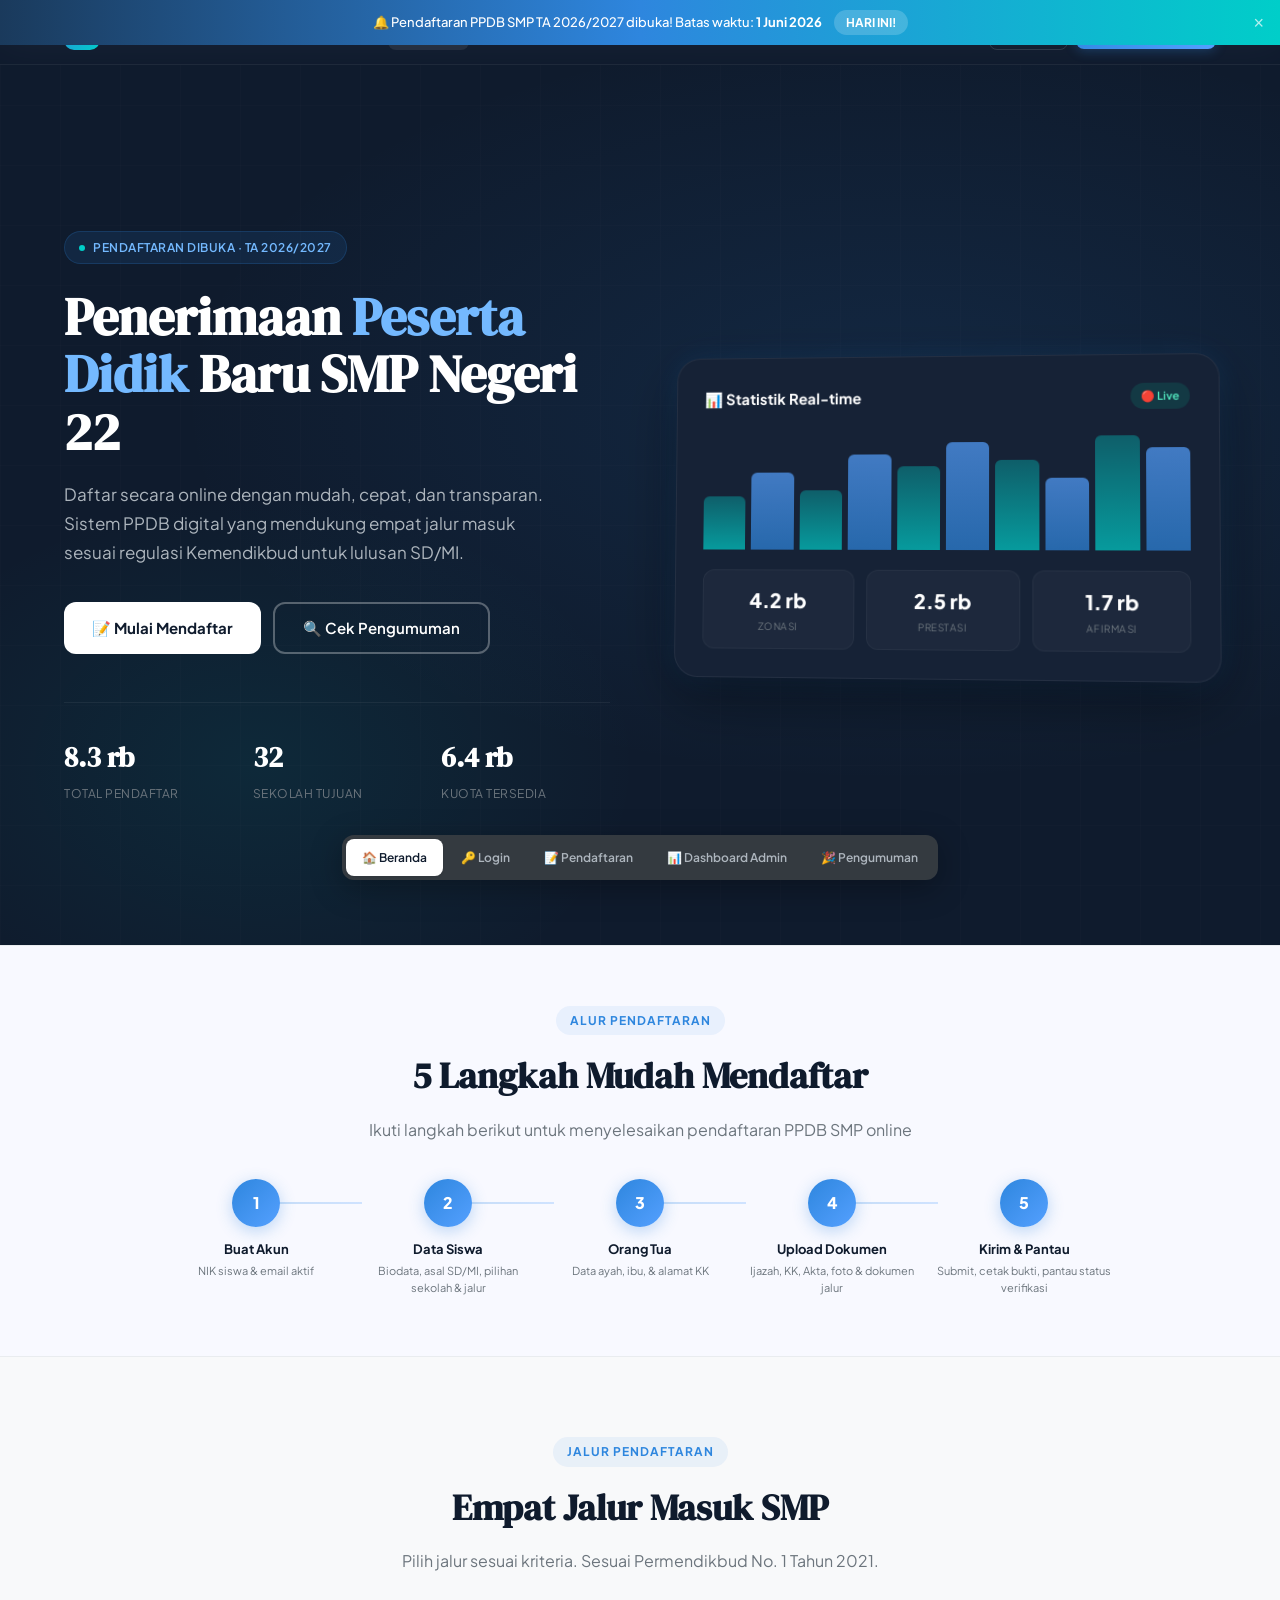
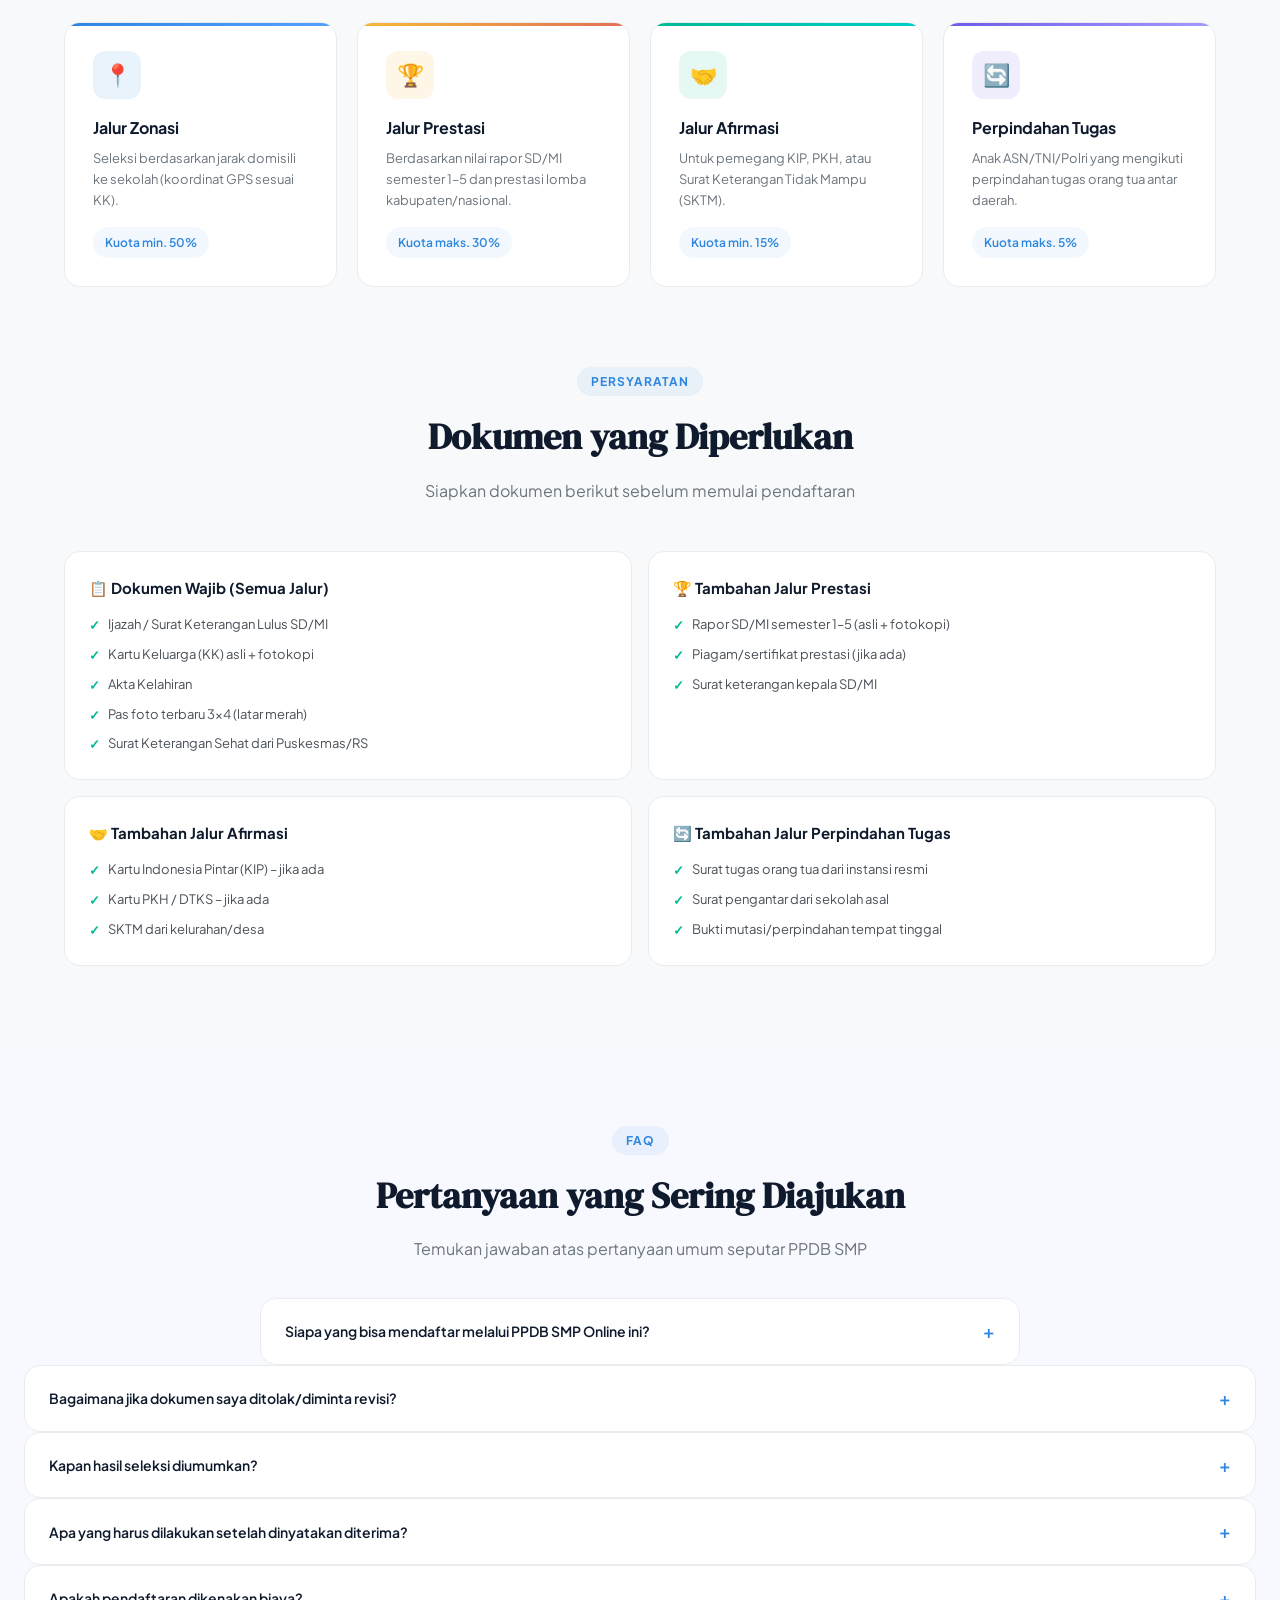
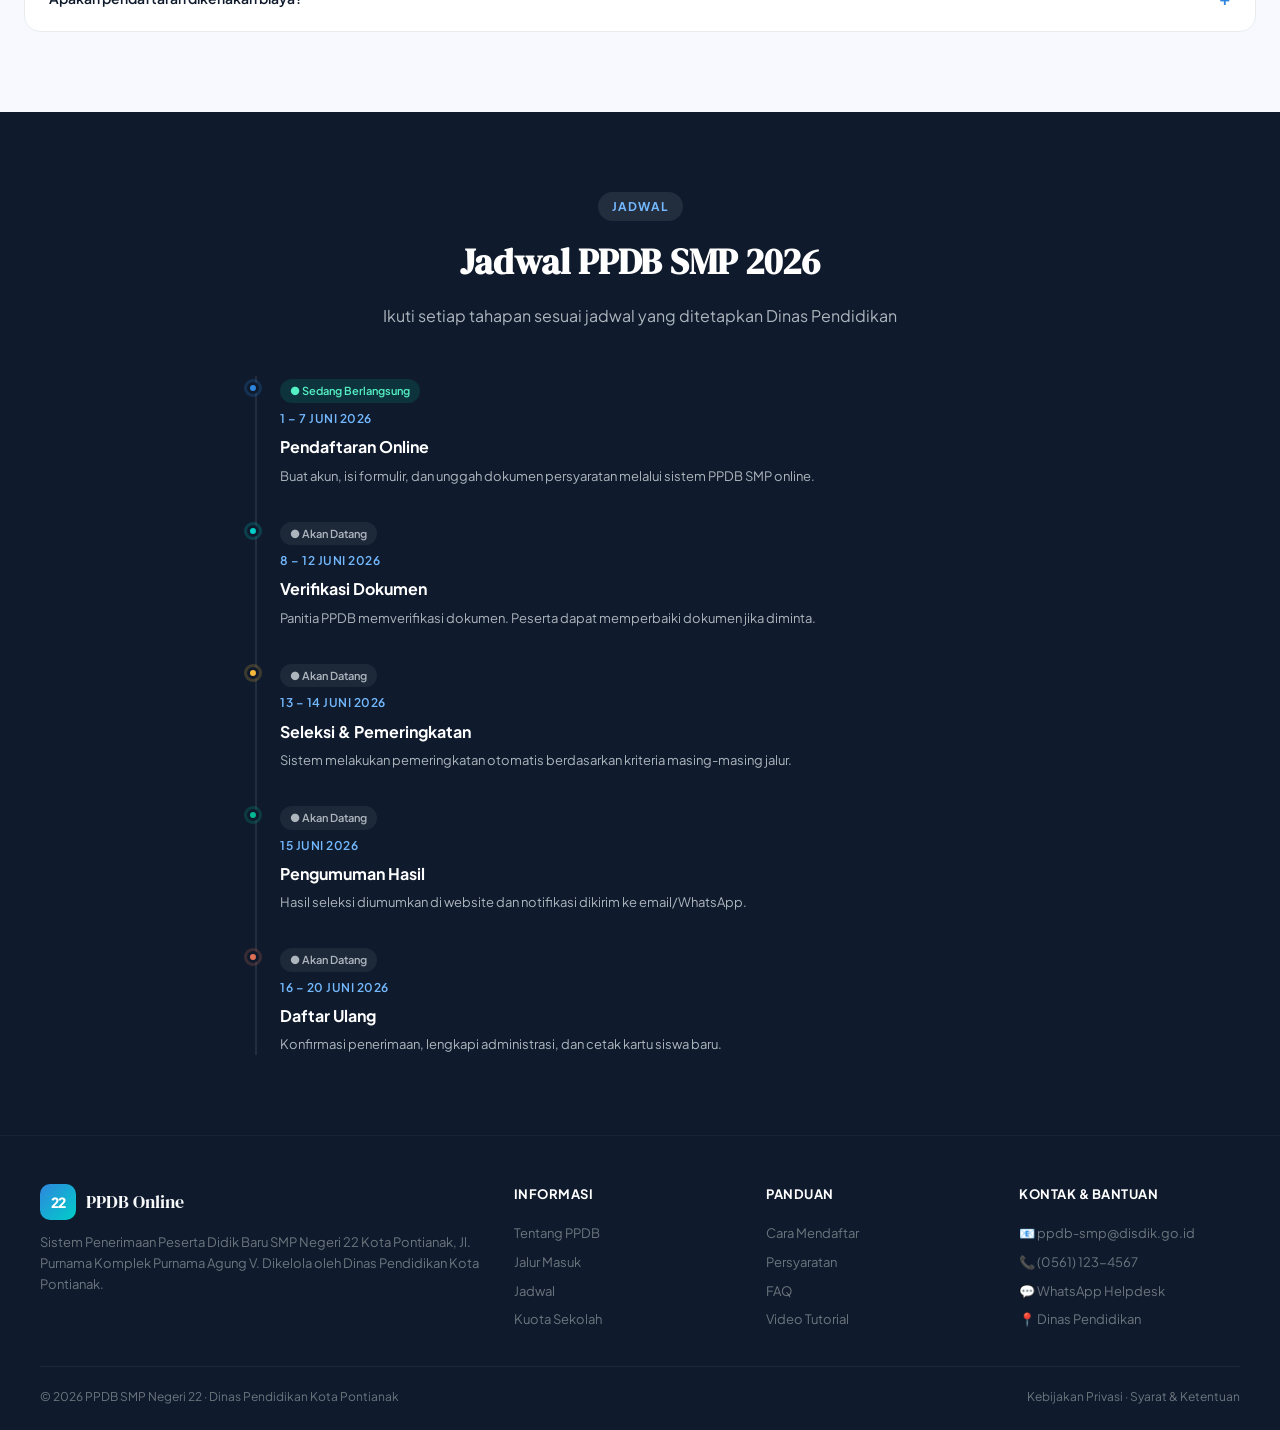
<file: index.html>
<!doctype html>
<html lang="id">
  <head>
    <meta charset="UTF-8" />
    <meta name="viewport" content="width=device-width, initial-scale=1.0" />
    <title>Beranda – PPDB SMP Negeri 22 Kota Pontianak</title>
    <link
      href="https://fonts.googleapis.com/css2?family=Plus+Jakarta+Sans:wght@300;400;500;600;700;800&family=DM+Serif+Display&display=swap"
      rel="stylesheet"
    />
    <link rel="stylesheet" href="css/style.css" />
  </head>
  <body>
    <!-- ══ TOAST CONTAINER ════════════════════════════════════ -->
    <div id="toast-container"></div>

    <!-- ══ MODAL ═════════════════════════════════════════════ -->
    <div id="modal-overlay">
      <div class="modal-box">
        <div class="modal-header">
          <div class="modal-icon" id="modal-icon">?</div>
          <div class="modal-title" id="modal-title">Konfirmasi</div>
        </div>
        <div class="modal-body" id="modal-body"></div>
        <div class="modal-footer">
          <button class="btn btn-secondary" id="modal-cancel" onclick="closeModal()">Batal</button>
          <button class="btn btn-primary btn-lg" id="modal-confirm" onclick="confirmModal()">Lanjutkan</button>
        </div>
      </div>
    </div>

    <!-- ══ NAVIGASI HALAMAN (Demo Switcher) ══════════════════════════ -->
    <div class="page-tabs">
      <a class="page-tab active" href="index.html">🏠 Beranda</a>
      <a class="page-tab" href="login.html">🔑 Login</a>
      <a class="page-tab" href="register.html">📝 Pendaftaran</a>
      <a class="page-tab" href="dashboard.html">📊 Dashboard Admin</a>
      <a class="page-tab" href="result.html">🎉 Pengumuman</a>
    </div>

      <!-- Announcement Bar -->
      <div class="announcement-bar" id="announcement-bar">
        <span
          >🔔 Pendaftaran PPDB SMP TA 2026/2027 dibuka! Batas
          waktu:&nbsp;<strong>1 Juni 2026</strong></span
        >
        <span class="countdown" id="countdown-timer">…</span>
        <button class="close-bar" onclick="closeAnnouncement()">×</button>
      </div>

      <!-- Nav -->
      <nav class="nav">
        <div class="nav-inner">
          <a href="#" class="nav-logo">
            <div class="nav-logo-icon">22</div>
            <span class="nav-logo-text">PPDB Online</span>
          </a>
          <div class="nav-links">
            <a href="#beranda" class="active">Beranda</a>
            <a href="#jalur">Jalur Masuk</a>
            <a href="#jadwal">Jadwal</a>
            <a href="#persyaratan">Persyaratan</a>
            <a href="#faq">FAQ</a>
          </div>
          <div class="nav-actions">
            <button class="btn btn-ghost" onclick="window.location.href='login.html'">
              Masuk
            </button>
            <button class="btn btn-primary" onclick="window.location.href='register.html'">
              Daftar Sekarang
            </button>
          </div>
        </div>
      </nav>

      <!-- Hero -->
      <section class="hero" id="beranda">
        <div class="hero-grid"></div>
        <div class="hero-content">
          <div class="animate-in">
            <div class="hero-badge">Pendaftaran Dibuka · TA 2026/2027</div>
            <h1>Penerimaan <span>Peserta Didik</span> Baru SMP Negeri 22</h1>
            <p class="hero-desc">
              Daftar secara online dengan mudah, cepat, dan transparan. Sistem
              PPDB digital yang mendukung empat jalur masuk sesuai regulasi
              Kemendikbud untuk lulusan SD/MI.
            </p>
            <div class="hero-btns">
              <button
                class="btn btn-white btn-lg"
                onclick="showPage('register')"
              >
                📝 Mulai Mendaftar
              </button>
              <button
                class="btn btn-outline btn-lg"
                onclick="showPage('result')"
              >
                🔍 Cek Pengumuman
              </button>
            </div>
            <div class="hero-stats">
              <div>
                <div class="hero-stat-num" data-counter="8340">0</div>
                <div class="hero-stat-label">Total Pendaftar</div>
              </div>
              <div>
                <div class="hero-stat-num" data-counter="32">0</div>
                <div class="hero-stat-label">Sekolah Tujuan</div>
              </div>
              <div>
                <div class="hero-stat-num" data-counter="6400">0</div>
                <div class="hero-stat-label">Kuota Tersedia</div>
              </div>
            </div>
          </div>

          <!-- Preview Card -->
          <div class="animate-in delay-2">
            <div class="hero-card">
              <div class="hero-card-header">
                <span class="hero-card-title">📊 Statistik Real-time</span>
                <span class="hero-card-badge">🔴 Live</span>
              </div>
              <div class="hero-chart">
                <div class="hero-bar" style="height: 45%"></div>
                <div class="hero-bar" style="height: 65%"></div>
                <div class="hero-bar" style="height: 50%"></div>
                <div class="hero-bar" style="height: 80%"></div>
                <div class="hero-bar" style="height: 70%"></div>
                <div class="hero-bar" style="height: 90%"></div>
                <div class="hero-bar" style="height: 75%"></div>
                <div class="hero-bar" style="height: 60%"></div>
                <div class="hero-bar" style="height: 95%"></div>
                <div class="hero-bar" style="height: 85%"></div>
              </div>
              <div class="hero-mini-stats">
                <div class="hero-mini-stat">
                  <div class="num">4.2 rb</div>
                  <div class="lbl">Zonasi</div>
                </div>
                <div class="hero-mini-stat">
                  <div class="num">2.5 rb</div>
                  <div class="lbl">Prestasi</div>
                </div>
                <div class="hero-mini-stat">
                  <div class="num">1.7 rb</div>
                  <div class="lbl">Afirmasi</div>
                </div>
              </div>
            </div>
          </div>
        </div>
      </section>

      <!-- Alur Pendaftaran -->
      <section class="alur-section">
        <div class="section-header" style="margin-bottom: 36px">
          <div class="section-tag">Alur Pendaftaran</div>
          <h2 class="section-title">5 Langkah Mudah Mendaftar</h2>
          <p class="section-desc">
            Ikuti langkah berikut untuk menyelesaikan pendaftaran PPDB SMP
            online
          </p>
        </div>
        <div class="alur-steps">
          <div class="alur-step">
            <div class="alur-num">1</div>
            <div class="alur-step-title">Buat Akun</div>
            <div class="alur-step-desc">NIK siswa &amp; email aktif</div>
          </div>
          <div class="alur-step">
            <div class="alur-num">2</div>
            <div class="alur-step-title">Data Siswa</div>
            <div class="alur-step-desc">
              Biodata, asal SD/MI, pilihan sekolah &amp; jalur
            </div>
          </div>
          <div class="alur-step">
            <div class="alur-num">3</div>
            <div class="alur-step-title">Orang Tua</div>
            <div class="alur-step-desc">Data ayah, ibu, &amp; alamat KK</div>
          </div>
          <div class="alur-step">
            <div class="alur-num">4</div>
            <div class="alur-step-title">Upload Dokumen</div>
            <div class="alur-step-desc">
              Ijazah, KK, Akta, foto &amp; dokumen jalur
            </div>
          </div>
          <div class="alur-step">
            <div class="alur-num">5</div>
            <div class="alur-step-title">Kirim &amp; Pantau</div>
            <div class="alur-step-desc">
              Submit, cetak bukti, pantau status verifikasi
            </div>
          </div>
        </div>
      </section>

      <!-- Jalur Masuk -->
      <section class="section" id="jalur">
        <div class="section-header">
          <div class="section-tag">Jalur Pendaftaran</div>
          <h2 class="section-title">Empat Jalur Masuk SMP</h2>
          <p class="section-desc">
            Pilih jalur sesuai kriteria. Sesuai Permendikbud No. 1 Tahun 2021.
          </p>
        </div>
        <div class="jalur-grid">
          <div class="jalur-card" onclick="pilihJalur('Zonasi')">
            <div class="jalur-icon">📍</div>
            <div class="jalur-name">Jalur Zonasi</div>
            <div class="jalur-desc">
              Seleksi berdasarkan jarak domisili ke sekolah (koordinat GPS
              sesuai KK).
            </div>
            <div class="jalur-kuota">Kuota min. 50%</div>
          </div>
          <div class="jalur-card" onclick="pilihJalur('Prestasi')">
            <div class="jalur-icon">🏆</div>
            <div class="jalur-name">Jalur Prestasi</div>
            <div class="jalur-desc">
              Berdasarkan nilai rapor SD/MI semester 1–5 dan prestasi lomba
              kabupaten/nasional.
            </div>
            <div class="jalur-kuota">Kuota maks. 30%</div>
          </div>
          <div class="jalur-card" onclick="pilihJalur('Afirmasi')">
            <div class="jalur-icon">🤝</div>
            <div class="jalur-name">Jalur Afirmasi</div>
            <div class="jalur-desc">
              Untuk pemegang KIP, PKH, atau Surat Keterangan Tidak Mampu (SKTM).
            </div>
            <div class="jalur-kuota">Kuota min. 15%</div>
          </div>
          <div class="jalur-card" onclick="pilihJalur('Perpindahan Tugas')">
            <div class="jalur-icon">🔄</div>
            <div class="jalur-name">Perpindahan Tugas</div>
            <div class="jalur-desc">
              Anak ASN/TNI/Polri yang mengikuti perpindahan tugas orang tua
              antar daerah.
            </div>
            <div class="jalur-kuota">Kuota maks. 5%</div>
          </div>
        </div>
      </section>

      <!-- Persyaratan -->
      <section id="persyaratan" style="padding: 0 24px 80px; max-width: 1200px; margin: 0 auto">
        <div class="section-header">
          <div class="section-tag">Persyaratan</div>
          <h2 class="section-title">Dokumen yang Diperlukan</h2>
          <p class="section-desc">
            Siapkan dokumen berikut sebelum memulai pendaftaran
          </p>
        </div>
        <div class="syarat-grid">
          <div class="syarat-card">
            <div class="syarat-title">📋 Dokumen Wajib (Semua Jalur)</div>
            <ul class="syarat-list">
              <li>Ijazah / Surat Keterangan Lulus SD/MI</li>
              <li>Kartu Keluarga (KK) asli + fotokopi</li>
              <li>Akta Kelahiran</li>
              <li>Pas foto terbaru 3×4 (latar merah)</li>
              <li>Surat Keterangan Sehat dari Puskesmas/RS</li>
            </ul>
          </div>
          <div class="syarat-card">
            <div class="syarat-title">🏆 Tambahan Jalur Prestasi</div>
            <ul class="syarat-list">
              <li>Rapor SD/MI semester 1–5 (asli + fotokopi)</li>
              <li>Piagam/sertifikat prestasi (jika ada)</li>
              <li>Surat keterangan kepala SD/MI</li>
            </ul>
          </div>
          <div class="syarat-card">
            <div class="syarat-title">🤝 Tambahan Jalur Afirmasi</div>
            <ul class="syarat-list">
              <li>Kartu Indonesia Pintar (KIP) – jika ada</li>
              <li>Kartu PKH / DTKS – jika ada</li>
              <li>SKTM dari kelurahan/desa</li>
            </ul>
          </div>
          <div class="syarat-card">
            <div class="syarat-title">🔄 Tambahan Jalur Perpindahan Tugas</div>
            <ul class="syarat-list">
              <li>Surat tugas orang tua dari instansi resmi</li>
              <li>Surat pengantar dari sekolah asal</li>
              <li>Bukti mutasi/perpindahan tempat tinggal</li>
            </ul>
          </div>
        </div>
      </section>

      <!-- FAQ -->
      <section class="faq-section" id="faq">
        <div class="section-header" style="margin-bottom: 36px">
          <div class="section-tag">FAQ</div>
          <h2 class="section-title">Pertanyaan yang Sering Diajukan</h2>
          <p class="section-desc">
            Temukan jawaban atas pertanyaan umum seputar PPDB SMP
          </p>
        </div>
        <div class="faq-list">
          <div class="faq-item">
            <div class="faq-question" onclick="toggleFaq(this)">
              <span
                >Siapa yang bisa mendaftar melalui PPDB SMP Online ini?</span
              >
              <span class="faq-arrow">+</span>
            </div>
            <div class="faq-answer">
              Lulusan SD/MI atau sederajat yang memiliki Ijazah atau Surat
              Keterangan Lulus (SKL) tahun 2026, berusia maksimal 15 tahun, dan
              berdomisili di wilayah yang ditentukan (untuk jalur zonasi).
            </div>
          </div>  
          </div>
          <div class="faq-item">
            <div class="faq-question" onclick="toggleFaq(this)">
              <span>Bagaimana jika dokumen saya ditolak/diminta revisi?</span>
              <span class="faq-arrow">+</span>
            </div>
            <div class="faq-answer">
              Anda akan mendapatkan notifikasi melalui email dan WhatsApp
              beserta keterangan dokumen yang perlu diperbaiki. Login kembali ke
              akun Anda dan unggah ulang dokumen yang diminta sebelum masa
              verifikasi berakhir (8–12 Juni 2026).
            </div>
          </div>
          <div class="faq-item">
            <div class="faq-question" onclick="toggleFaq(this)">
              <span>Kapan hasil seleksi diumumkan?</span>
              <span class="faq-arrow">+</span>
            </div>
            <div class="faq-answer">
              Hasil seleksi akan diumumkan pada
              <strong>15 Juni 2026</strong> melalui website PPDB online ini.
              Notifikasi juga akan dikirimkan ke email dan nomor WhatsApp yang
              terdaftar. Anda dapat mengecek hasil dengan memasukkan nomor
              pendaftaran atau NISN di halaman Pengumuman.
            </div>
          </div>
          <div class="faq-item">
            <div class="faq-question" onclick="toggleFaq(this)">
              <span>Apa yang harus dilakukan setelah dinyatakan diterima?</span>
              <span class="faq-arrow">+</span>
            </div>
            <div class="faq-answer">
              Lakukan <strong>daftar ulang</strong> pada 16–20 Juni 2026 dengan
              membawa dokumen asli ke sekolah tujuan. Cetak Surat Penerimaan
              melalui sistem PPDB online ini dan tunjukkan kepada panitia
              sekolah. Kegagalan daftar ulang dalam batas waktu dianggap
              mengundurkan diri.
            </div>
          </div>
          <div class="faq-item">
            <div class="faq-question" onclick="toggleFaq(this)">
              <span>Apakah pendaftaran dikenakan biaya?</span>
              <span class="faq-arrow">+</span>
            </div>
            <div class="faq-answer">
              <strong>Tidak ada biaya pendaftaran.</strong> PPDB SMP Negeri di
              bawah Dinas Pendidikan Kota Pontianak sepenuhnya gratis. Waspadai
              penipuan yang mengatasnamakan panitia PPDB dan meminta pembayaran.
            </div>
          </div>
        </div>
      </section>

      <!-- Timeline -->
      <section class="timeline-section" id="jadwal">
        <div class="section-header">
          <div
            class="section-tag"
            style="
              background: rgba(255, 255, 255, 0.08);
              color: var(--blue-soft);
            "
          >
            Jadwal
          </div>
          <h2 class="section-title">Jadwal PPDB SMP 2026</h2>
          <p class="section-desc">
            Ikuti setiap tahapan sesuai jadwal yang ditetapkan Dinas Pendidikan
          </p>
        </div>
        <div class="timeline">
          <div class="tl-item">
            <div class="tl-dot"></div>
            <div class="tl-status-badge aktif">● Sedang Berlangsung</div>
            <div class="tl-date">1 – 7 Juni 2026</div>
            <div class="tl-title">Pendaftaran Online</div>
            <div class="tl-desc">
              Buat akun, isi formulir, dan unggah dokumen persyaratan melalui
              sistem PPDB SMP online.
            </div>
          </div>
          <div class="tl-item">
            <div class="tl-dot"></div>
            <div class="tl-status-badge mendatang">● Akan Datang</div>
            <div class="tl-date">8 – 12 Juni 2026</div>
            <div class="tl-title">Verifikasi Dokumen</div>
            <div class="tl-desc">
              Panitia PPDB memverifikasi dokumen. Peserta dapat memperbaiki
              dokumen jika diminta.
            </div>
          </div>
          <div class="tl-item">
            <div class="tl-dot"></div>
            <div class="tl-status-badge mendatang">● Akan Datang</div>
            <div class="tl-date">13 – 14 Juni 2026</div>
            <div class="tl-title">Seleksi &amp; Pemeringkatan</div>
            <div class="tl-desc">
              Sistem melakukan pemeringkatan otomatis berdasarkan kriteria
              masing-masing jalur.
            </div>
          </div>
          <div class="tl-item">
            <div class="tl-dot"></div>
            <div class="tl-status-badge mendatang">● Akan Datang</div>
            <div class="tl-date">15 Juni 2026</div>
            <div class="tl-title">Pengumuman Hasil</div>
            <div class="tl-desc">
              Hasil seleksi diumumkan di website dan notifikasi dikirim ke
              email/WhatsApp.
            </div>
          </div>
          <div class="tl-item">
            <div class="tl-dot"></div>
            <div class="tl-status-badge mendatang">● Akan Datang</div>
            <div class="tl-date">16 – 20 Juni 2026</div>
            <div class="tl-title">Daftar Ulang</div>
            <div class="tl-desc">
              Konfirmasi penerimaan, lengkapi administrasi, dan cetak kartu
              siswa baru.
            </div>
          </div>
        </div>
      </section>

      <!-- Footer -->
      <footer class="footer">
        <div class="footer-inner">
          <div class="footer-grid">
            <div class="footer-brand">
              <a href="#" class="nav-logo"
                ><div class="nav-logo-icon">22</div>
                <span class="nav-logo-text">PPDB Online</span></a
              >
              <p>
                Sistem Penerimaan Peserta Didik Baru SMP Negeri 22 Kota Pontianak, Jl. Purnama Komplek Purnama Agung V. Dikelola oleh Dinas Pendidikan Kota Pontianak.
              </p>
            </div>
            <div class="footer-col">
              <h4>Informasi</h4>
              <a href="#">Tentang PPDB</a>
              <a href="#">Jalur Masuk</a>
              <a href="#">Jadwal</a>
              <a href="#">Kuota Sekolah</a>
            </div>
            <div class="footer-col">
              <h4>Panduan</h4>
              <a href="#">Cara Mendaftar</a>
              <a href="#">Persyaratan</a>
              <a href="#">FAQ</a>
              <a href="#">Video Tutorial</a>
            </div>
            <div class="footer-col">
              <h4>Kontak &amp; Bantuan</h4>
              <a href="#">📧 ppdb-smp@disdik.go.id</a>
              <a href="#">📞 (0561) 123-4567</a>
              <a href="#">💬 WhatsApp Helpdesk</a>
              <a href="#">📍 Dinas Pendidikan</a>
            </div>
          </div>
          <div class="footer-bottom">
            <span
              >© 2026 PPDB SMP Negeri 22 · Dinas Pendidikan Kota Pontianak</span
            >
            <span>Kebijakan Privasi · Syarat &amp; Ketentuan</span>
          </div>
        </div>
      </footer>

    <script src="js/script.js"></script>
  </body>
</html>
</file>
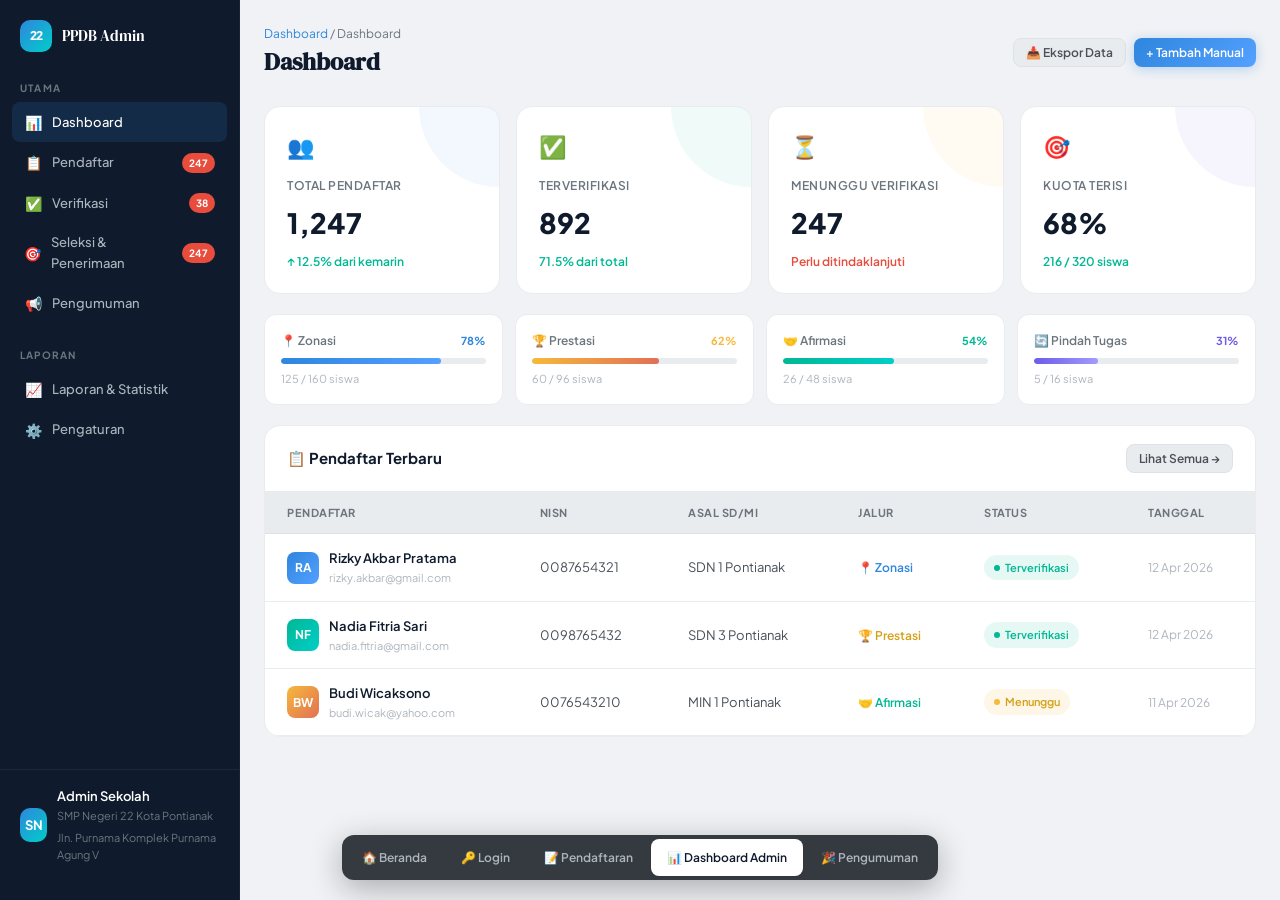
<file: dashboard.html>
<!doctype html>
<html lang="id">
  <head>
    <meta charset="UTF-8" />
    <meta name="viewport" content="width=device-width, initial-scale=1.0" />
    <title>Dashboard Admin – PPDB SMP Negeri 22 Kota Pontianak</title>
    <link
      href="https://fonts.googleapis.com/css2?family=Plus+Jakarta+Sans:wght@300;400;500;600;700;800&family=DM+Serif+Display&display=swap"
      rel="stylesheet"
    />
    <link rel="stylesheet" href="css/style.css" />
  </head>
  <body>
    <!-- ══ TOAST CONTAINER ════════════════════════════════════ -->
    <div id="toast-container"></div>

    <!-- ══ MODAL ═════════════════════════════════════════════ -->
    <div id="modal-overlay">
      <div class="modal-box">
        <div class="modal-header">
          <div class="modal-icon" id="modal-icon">?</div>
          <div class="modal-title" id="modal-title">Konfirmasi</div>
        </div>
        <div class="modal-body" id="modal-body"></div>
        <div class="modal-footer">
          <button class="btn btn-secondary" id="modal-cancel" onclick="closeModal()">Batal</button>
          <button class="btn btn-primary btn-lg" id="modal-confirm" onclick="confirmModal()">Lanjutkan</button>
        </div>
      </div>
    </div>

    <!-- ══ NAVIGASI HALAMAN (Demo Switcher) ══════════════════════════ -->
    <div class="page-tabs">
      <a class="page-tab" href="index.html">🏠 Beranda</a>
      <a class="page-tab" href="login.html">🔑 Login</a>
      <a class="page-tab" href="register.html">📝 Pendaftaran</a>
      <a class="page-tab active" href="dashboard.html">📊 Dashboard Admin</a>
      <a class="page-tab" href="result.html">🎉 Pengumuman</a>
    </div>

      <div class="dashboard">
        <!-- Sidebar -->
        <aside class="sidebar">
          <a href="#" class="sidebar-logo" onclick="showPage('landing')">
            <div class="nav-logo-icon">22</div>
            <span>PPDB Admin</span>
          </a>

          <div class="sidebar-section">
            <div class="sidebar-label">Utama</div>
            <a
              class="sidebar-link active"
              data-tab="overview"
              onclick="switchDashTab('overview')"
            >
              <span class="icon">📊</span> Dashboard</a
            >
            <a
              class="sidebar-link"
              data-tab="pendaftar"
              onclick="switchDashTab('pendaftar')"
            >
              <span class="icon">📋</span> Pendaftar
              <span class="badge-count">247</span></a
            >
            <a
              class="sidebar-link"
              data-tab="verifikasi"
              onclick="switchDashTab('verifikasi')"
              ><span class="icon">✅</span> Verifikasi
              <span class="badge-count">38</span></a
            >
            <a
              class="sidebar-link"
              data-tab="seleksi"
              onclick="switchDashTab('seleksi')"
              ><span class="icon">🎯</span> Seleksi &amp; Penerimaan
              <span class="badge-count">247</span></a
            >
            <a
              class="sidebar-link"
              data-tab="pengumuman"
              onclick="switchDashTab('pengumuman')"
              ><span class="icon">📢</span> Pengumuman</a
            >
          </div>
          <div class="sidebar-section">
            <div class="sidebar-label">Laporan</div>
            <a
              class="sidebar-link"
              data-tab="laporan"
              onclick="switchDashTab('laporan')"
            >
              <span class="icon">📈</span> Laporan &amp; Statistik</a
            >
            <a
              class="sidebar-link"
              data-tab="pengaturan"
              onclick="switchDashTab('pengaturan')"
              ><span class="icon">⚙️</span> Pengaturan</a
            >
          </div>

          <div class="sidebar-user">
            <div class="sidebar-avatar">SN</div>
            <div class="sidebar-user-info">
              <div class="name">Admin Sekolah</div>
              <div class="role">SMP Negeri 22 Kota Pontianak</div>
              <div
                class="role"
                style="font-size: 11px; color: var(--gray-500); margin-top: 4px"
              >
                Jln. Purnama Komplek Purnama Agung V
              </div>
            </div>
          </div>
        </aside>

        <!-- Main Content -->
        <main class="main-content">
          <div class="main-header">
            <div>
              <div class="breadcrumb">
                <a href="#">Dashboard</a> /
                <span id="dash-breadcrumb-current">Overview</span>
              </div>
              <h2 id="dash-title">Dashboard</h2>
            </div>
            <div style="display: flex; gap: 8px">
              <button class="btn btn-secondary btn-sm" onclick="exportData()">
                📥 Ekspor Data
              </button>
              <button class="btn btn-primary btn-sm">+ Tambah Manual</button>
            </div>
          </div>

          <!-- ── SECTION: OVERVIEW ── -->
          <div class="dash-section active" data-section="overview">
            <div class="stat-cards">
              <div class="stat-card">
                <div class="stat-card-icon">👥</div>
                <div class="stat-card-label">Total Pendaftar</div>
                <div class="stat-card-value">1,247</div>
                <div class="stat-card-change up">↑ 12.5% dari kemarin</div>
              </div>
              <div class="stat-card">
                <div class="stat-card-icon">✅</div>
                <div class="stat-card-label">Terverifikasi</div>
                <div class="stat-card-value">892</div>
                <div class="stat-card-change up">71.5% dari total</div>
              </div>
              <div class="stat-card">
                <div class="stat-card-icon">⏳</div>
                <div class="stat-card-label">Menunggu Verifikasi</div>
                <div class="stat-card-value">247</div>
                <div class="stat-card-change down">Perlu ditindaklanjuti</div>
              </div>
              <div class="stat-card">
                <div class="stat-card-icon">🎯</div>
                <div class="stat-card-label">Kuota Terisi</div>
                <div class="stat-card-value">68%</div>
                <div class="stat-card-change up">216 / 320 siswa</div>
              </div>
            </div>

            <div class="kuota-grid">
              <div class="kuota-card">
                <div class="kuota-card-header">
                  <span class="kuota-card-label">📍 Zonasi</span
                  ><span class="kuota-card-pct" style="color: var(--blue)"
                    >78%</span
                  >
                </div>
                <div class="kuota-bar-track">
                  <div
                    class="kuota-bar-fill"
                    style="
                      width: 78%;
                      background: linear-gradient(
                        90deg,
                        var(--blue),
                        var(--blue-bright)
                      );
                    "
                  ></div>
                </div>
                <div class="kuota-card-sub">125 / 160 siswa</div>
              </div>
              <div class="kuota-card">
                <div class="kuota-card-header">
                  <span class="kuota-card-label">🏆 Prestasi</span
                  ><span class="kuota-card-pct" style="color: var(--gold)"
                    >62%</span
                  >
                </div>
                <div class="kuota-bar-track">
                  <div
                    class="kuota-bar-fill"
                    style="
                      width: 62%;
                      background: linear-gradient(
                        90deg,
                        var(--gold),
                        var(--orange)
                      );
                    "
                  ></div>
                </div>
                <div class="kuota-card-sub">60 / 96 siswa</div>
              </div>
              <div class="kuota-card">
                <div class="kuota-card-header">
                  <span class="kuota-card-label">🤝 Afirmasi</span
                  ><span class="kuota-card-pct" style="color: var(--green)"
                    >54%</span
                  >
                </div>
                <div class="kuota-bar-track">
                  <div
                    class="kuota-bar-fill"
                    style="
                      width: 54%;
                      background: linear-gradient(
                        90deg,
                        var(--green),
                        var(--cyan)
                      );
                    "
                  ></div>
                </div>
                <div class="kuota-card-sub">26 / 48 siswa</div>
              </div>
              <div class="kuota-card">
                <div class="kuota-card-header">
                  <span class="kuota-card-label">🔄 Pindah Tugas</span
                  ><span class="kuota-card-pct" style="color: var(--purple)"
                    >31%</span
                  >
                </div>
                <div class="kuota-bar-track">
                  <div
                    class="kuota-bar-fill"
                    style="
                      width: 31%;
                      background: linear-gradient(
                        90deg,
                        var(--purple),
                        #a29bfe
                      );
                    "
                  ></div>
                </div>
                <div class="kuota-card-sub">5 / 16 siswa</div>
              </div>
            </div>

            <!-- Tabel Ringkas -->
            <div class="data-panel">
              <div class="data-panel-header">
                <div class="data-panel-title">📋 Pendaftar Terbaru</div>
                <button
                  class="btn btn-secondary btn-sm"
                  onclick="switchDashTab('pendaftar')"
                >
                  Lihat Semua →
                </button>
              </div>
              <table>
                <thead>
                  <tr>
                    <th>Pendaftar</th>
                    <th>NISN</th>
                    <th>Asal SD/MI</th>
                    <th>Jalur</th>
                    <th>Status</th>
                    <th>Tanggal</th>
                  </tr>
                </thead>
                <tbody>
                  <tr>
                    <td>
                      <div class="user-cell">
                        <div
                          class="user-cell-avatar"
                          style="
                            background: linear-gradient(
                              135deg,
                              #2e86de,
                              #54a0ff
                            );
                          "
                        >
                          RA
                        </div>
                        <div>
                          <div class="user-cell-name">Rizky Akbar Pratama</div>
                          <div class="user-cell-sub">rizky.akbar@gmail.com</div>
                        </div>
                      </div>
                    </td>
                    <td>0087654321</td>
                    <td>SDN 1 Pontianak</td>
                    <td>
                      <span
                        style="
                          font-size: 12px;
                          font-weight: 600;
                          color: var(--blue);
                        "
                        >📍 Zonasi</span
                      >
                    </td>
                    <td>
                      <span class="status-badge verified"
                        ><span class="status-dot"></span>Terverifikasi</span
                      >
                    </td>
                    <td style="font-size: 12px; color: var(--gray-400)">
                      12 Apr 2026
                    </td>
                  </tr>
                  <tr>
                    <td>
                      <div class="user-cell">
                        <div
                          class="user-cell-avatar"
                          style="
                            background: linear-gradient(
                              135deg,
                              #00b894,
                              #00cec9
                            );
                          "
                        >
                          NF
                        </div>
                        <div>
                          <div class="user-cell-name">Nadia Fitria Sari</div>
                          <div class="user-cell-sub">
                            nadia.fitria@gmail.com
                          </div>
                        </div>
                      </div>
                    </td>
                    <td>0098765432</td>
                    <td>SDN 3 Pontianak</td>
                    <td>
                      <span
                        style="
                          font-size: 12px;
                          font-weight: 600;
                          color: #d4a017;
                        "
                        >🏆 Prestasi</span
                      >
                    </td>
                    <td>
                      <span class="status-badge verified"
                        ><span class="status-dot"></span>Terverifikasi</span
                      >
                    </td>
                    <td style="font-size: 12px; color: var(--gray-400)">
                      12 Apr 2026
                    </td>
                  </tr>
                  <tr>
                    <td>
                      <div class="user-cell">
                        <div
                          class="user-cell-avatar"
                          style="
                            background: linear-gradient(
                              135deg,
                              #f6b93b,
                              #e17055
                            );
                          "
                        >
                          BW
                        </div>
                        <div>
                          <div class="user-cell-name">Budi Wicaksono</div>
                          <div class="user-cell-sub">budi.wicak@yahoo.com</div>
                        </div>
                      </div>
                    </td>
                    <td>0076543210</td>
                    <td>MIN 1 Pontianak</td>
                    <td>
                      <span
                        style="
                          font-size: 12px;
                          font-weight: 600;
                          color: var(--green);
                        "
                        >🤝 Afirmasi</span
                      >
                    </td>
                    <td>
                      <span class="status-badge pending"
                        ><span class="status-dot"></span>Menunggu</span
                      >
                    </td>
                    <td style="font-size: 12px; color: var(--gray-400)">
                      11 Apr 2026
                    </td>
                  </tr>
                </tbody>
              </table>
            </div>
          </div>
          <!-- /overview -->

          <!-- ── SECTION: PENDAFTAR ── -->
          <div class="dash-section" data-section="pendaftar">
            <div class="data-panel">
              <div class="data-panel-header">
                <div class="data-panel-title">📋 Semua Pendaftar</div>
                <div class="data-panel-actions">
                  <div class="search-box">
                    <span class="icon">🔍</span>
                    <input
                      id="search-pendaftar"
                      placeholder="Cari nama, NISN, sekolah..."
                      oninput="filterTable(this, 'tabel-pendaftar')"
                    />
                  </div>
                  <select
                    class="form-input"
                    style="
                      width: auto;
                      padding: 7px 28px 7px 10px;
                      font-size: 12px;
                    "
                  >
                    <option>Semua Jalur</option>
                    <option>Zonasi</option>
                    <option>Prestasi</option>
                    <option>Afirmasi</option>
                    <option>Pindah Tugas</option>
                  </select>
                  <select
                    class="form-input"
                    style="
                      width: auto;
                      padding: 7px 28px 7px 10px;
                      font-size: 12px;
                    "
                  >
                    <option>Semua Status</option>
                    <option>Terverifikasi</option>
                    <option>Menunggu</option>
                    <option>Revisi Dokumen</option>
                  </select>
                </div>
              </div>
              <table id="tabel-pendaftar">
                <thead>
                  <tr>
                    <th>Pendaftar</th>
                    <th>NISN</th>
                    <th>Asal SD/MI</th>
                    <th>Jalur</th>
                    <th>Sekolah Tujuan</th>
                    <th>Status</th>
                    <th>Tanggal</th>
                    <th></th>
                  </tr>
                </thead>
                <tbody>
                  <tr>
                    <td>
                      <div class="user-cell">
                        <div
                          class="user-cell-avatar"
                          style="
                            background: linear-gradient(
                              135deg,
                              #2e86de,
                              #54a0ff
                            );
                          "
                        >
                          RA
                        </div>
                        <div>
                          <div class="user-cell-name">Rizky Akbar Pratama</div>
                          <div class="user-cell-sub">0087654321</div>
                        </div>
                      </div>
                    </td>
                    <td>0087654321</td>
                    <td>SDN 1 Pontianak</td>
                    <td>
                      <span
                        style="
                          font-size: 12px;
                          font-weight: 600;
                          color: var(--blue);
                        "
                        >📍 Zonasi</span
                      >
                    </td>
                    <td style="font-size: 12px">SMPN 22 Pontianak</td>
                    <td>
                      <span class="status-badge verified"
                        ><span class="status-dot"></span>Terverifikasi</span
                      >
                    </td>
                    <td style="font-size: 12px; color: var(--gray-400)">
                      12 Apr
                    </td>
                    <td>
                      <button class="btn btn-secondary btn-xs">Detail</button>
                    </td>
                  </tr>
                  <tr>
                    <td>
                      <div class="user-cell">
                        <div
                          class="user-cell-avatar"
                          style="
                            background: linear-gradient(
                              135deg,
                              #00b894,
                              #00cec9
                            );
                          "
                        >
                          NF
                        </div>
                        <div>
                          <div class="user-cell-name">Nadia Fitria Sari</div>
                          <div class="user-cell-sub">0098765432</div>
                        </div>
                      </div>
                    </td>
                    <td>0098765432</td>
                    <td>SDN 3 Pontianak</td>
                    <td>
                      <span
                        style="
                          font-size: 12px;
                          font-weight: 600;
                          color: #d4a017;
                        "
                        >🏆 Prestasi</span
                      >
                    </td>
                    <td style="font-size: 12px">SMPN 22 Pontianak</td>
                    <td>
                      <span class="status-badge verified"
                        ><span class="status-dot"></span>Terverifikasi</span
                      >
                    </td>
                    <td style="font-size: 12px; color: var(--gray-400)">
                      12 Apr
                    </td>
                    <td>
                      <button class="btn btn-secondary btn-xs">Detail</button>
                    </td>
                  </tr>
                  <tr>
                    <td>
                      <div class="user-cell">
                        <div
                          class="user-cell-avatar"
                          style="
                            background: linear-gradient(
                              135deg,
                              #f6b93b,
                              #e17055
                            );
                          "
                        >
                          BW
                        </div>
                        <div>
                          <div class="user-cell-name">Budi Wicaksono</div>
                          <div class="user-cell-sub">0076543210</div>
                        </div>
                      </div>
                    </td>
                    <td>0076543210</td>
                    <td>MIN 1 Pontianak</td>
                    <td>
                      <span
                        style="
                          font-size: 12px;
                          font-weight: 600;
                          color: var(--green);
                        "
                        >🤝 Afirmasi</span
                      >
                    </td>
                    <td style="font-size: 12px">SMPN 22 Pontianak</td>
                    <td>
                      <span class="status-badge pending"
                        ><span class="status-dot"></span>Menunggu</span
                      >
                    </td>
                    <td style="font-size: 12px; color: var(--gray-400)">
                      11 Apr
                    </td>
                    <td>
                      <button class="btn btn-secondary btn-xs">Detail</button>
                    </td>
                  </tr>
                  <tr>
                    <td>
                      <div class="user-cell">
                        <div
                          class="user-cell-avatar"
                          style="
                            background: linear-gradient(
                              135deg,
                              #6c5ce7,
                              #a29bfe
                            );
                          "
                        >
                          DA
                        </div>
                        <div>
                          <div class="user-cell-name">Dewi Anggraini</div>
                          <div class="user-cell-sub">0065432109</div>
                        </div>
                      </div>
                    </td>
                    <td>0065432109</td>
                    <td>SDN 5 Pontianak</td>
                    <td>
                      <span
                        style="
                          font-size: 12px;
                          font-weight: 600;
                          color: var(--blue);
                        "
                        >📍 Zonasi</span
                      >
                    </td>
                    <td style="font-size: 12px">SMPN 22 Pontianak</td>
                    <td>
                      <span class="status-badge pending"
                        ><span class="status-dot"></span>Menunggu</span
                      >
                    </td>
                    <td style="font-size: 12px; color: var(--gray-400)">
                      11 Apr
                    </td>
                    <td>
                      <button class="btn btn-secondary btn-xs">Detail</button>
                    </td>
                  </tr>
                  <tr>
                    <td>
                      <div class="user-cell">
                        <div
                          class="user-cell-avatar"
                          style="
                            background: linear-gradient(
                              135deg,
                              #e74c3c,
                              #fd79a8
                            );
                          "
                        >
                          MR
                        </div>
                        <div>
                          <div class="user-cell-name">Muhammad Rafli</div>
                          <div class="user-cell-sub">0054321098</div>
                        </div>
                      </div>
                    </td>
                    <td>0054321098</td>
                    <td>SDN 8 Pontianak</td>
                    <td>
                      <span
                        style="
                          font-size: 12px;
                          font-weight: 600;
                          color: var(--blue);
                        "
                        >📍 Zonasi</span
                      >
                    </td>
                    <td style="font-size: 12px">SMPN 22 Pontianak</td>
                    <td>
                      <span class="status-badge rejected"
                        ><span class="status-dot"></span>Revisi Dokumen</span
                      >
                    </td>
                    <td style="font-size: 12px; color: var(--gray-400)">
                      10 Apr
                    </td>
                    <td>
                      <button class="btn btn-secondary btn-xs">Detail</button>
                    </td>
                  </tr>
                  <tr>
                    <td>
                      <div class="user-cell">
                        <div
                          class="user-cell-avatar"
                          style="
                            background: linear-gradient(
                              135deg,
                              #0984e3,
                              #74b9ff
                            );
                          "
                        >
                          SR
                        </div>
                        <div>
                          <div class="user-cell-name">Sari Rahmawati</div>
                          <div class="user-cell-sub">0043210987</div>
                        </div>
                      </div>
                    </td>
                    <td>0043210987</td>
                    <td>MI Nurul Islam</td>
                    <td>
                      <span
                        style="
                          font-size: 12px;
                          font-weight: 600;
                          color: var(--green);
                        "
                        >🤝 Afirmasi</span
                      >
                    </td>
                    <td style="font-size: 12px">SMPN 22 Pontianak</td>
                    <td>
                      <span class="status-badge verified"
                        ><span class="status-dot"></span>Terverifikasi</span
                      >
                    </td>
                    <td style="font-size: 12px; color: var(--gray-400)">
                      10 Apr
                    </td>
                    <td>
                      <button class="btn btn-secondary btn-xs">Detail</button>
                    </td>
                  </tr>
                </tbody>
              </table>
              <div class="table-footer">
                <span class="table-footer-info"
                  >Menampilkan 1–6 dari 247 pendaftar</span
                >
                <div class="pagination">
                  <button class="btn btn-secondary btn-sm">←</button>
                  <button
                    class="btn btn-sm"
                    style="background: var(--blue); color: #fff"
                  >
                    1
                  </button>
                  <button class="btn btn-secondary btn-sm">2</button>
                  <button class="btn btn-secondary btn-sm">3</button>
                  <button class="btn btn-secondary btn-sm">→</button>
                </div>
              </div>
            </div>
          </div>
          <!-- /pendaftar -->

          <!-- ── SECTION: VERIFIKASI ── -->
          <div class="dash-section" data-section="verifikasi">
            <div class="data-panel">
              <div class="data-panel-header">
                <div class="data-panel-title">
                  ✅ Antrian Verifikasi Dokumen
                </div>
                <div class="data-panel-actions">
                  <span style="font-size: 13px; color: var(--gray-500)"
                    >38 dokumen menunggu</span
                  >
                </div>
              </div>
              <table id="tabel-verifikasi">
                <thead>
                  <tr>
                    <th>Pendaftar</th>
                    <th>Jalur</th>
                    <th>Dokumen</th>
                    <th>Diunggah</th>
                    <th>Catatan</th>
                    <th>Aksi</th>
                  </tr>
                </thead>
                <tbody>
                  <tr>
                    <td>
                      <div class="user-cell">
                        <div
                          class="user-cell-avatar"
                          style="
                            background: linear-gradient(
                              135deg,
                              #f6b93b,
                              #e17055
                            );
                          "
                        >
                          BW
                        </div>
                        <div>
                          <div class="user-cell-name">Budi Wicaksono</div>
                          <div class="user-cell-sub">MIN 1 Pontianak</div>
                        </div>
                      </div>
                    </td>
                    <td>
                      <span
                        style="
                          font-size: 12px;
                          font-weight: 600;
                          color: var(--green);
                        "
                        >🤝 Afirmasi</span
                      >
                    </td>
                    <td style="font-size: 12px">KK, Akta, SKTM</td>
                    <td style="font-size: 12px; color: var(--gray-400)">
                      11 Apr 2026
                    </td>
                    <td>
                      <input
                        type="text"
                        class="form-input"
                        placeholder="Tulis catatan..."
                        style="
                          font-size: 12px;
                          padding: 6px 10px;
                          min-width: 160px;
                        "
                      />
                    </td>
                    <td>
                      <div class="verify-actions">
                        <button
                          class="btn btn-success btn-xs"
                          onclick="approveRow(this)"
                        >
                          ✓ Setujui</button
                        ><button
                          class="btn btn-danger btn-xs"
                          onclick="rejectRow(this)"
                        >
                          ✗ Tolak
                        </button>
                      </div>
                    </td>
                  </tr>
                  <tr>
                    <td>
                      <div class="user-cell">
                        <div
                          class="user-cell-avatar"
                          style="
                            background: linear-gradient(
                              135deg,
                              #6c5ce7,
                              #a29bfe
                            );
                          "
                        >
                          DA
                        </div>
                        <div>
                          <div class="user-cell-name">Dewi Anggraini</div>
                          <div class="user-cell-sub">SDN 5 Pontianak</div>
                        </div>
                      </div>
                    </td>
                    <td>
                      <span
                        style="
                          font-size: 12px;
                          font-weight: 600;
                          color: var(--blue);
                        "
                        >📍 Zonasi</span
                      >
                    </td>
                    <td style="font-size: 12px">Ijazah, KK, Foto</td>
                    <td style="font-size: 12px; color: var(--gray-400)">
                      11 Apr 2026
                    </td>
                    <td>
                      <input
                        type="text"
                        class="form-input"
                        placeholder="Tulis catatan..."
                        style="
                          font-size: 12px;
                          padding: 6px 10px;
                          min-width: 160px;
                        "
                      />
                    </td>
                    <td>
                      <div class="verify-actions">
                        <button
                          class="btn btn-success btn-xs"
                          onclick="approveRow(this)"
                        >
                          ✓ Setujui</button
                        ><button
                          class="btn btn-danger btn-xs"
                          onclick="rejectRow(this)"
                        >
                          ✗ Tolak
                        </button>
                      </div>
                    </td>
                  </tr>
                  <tr>
                    <td>
                      <div class="user-cell">
                        <div
                          class="user-cell-avatar"
                          style="
                            background: linear-gradient(
                              135deg,
                              #00b894,
                              #74b9ff
                            );
                          "
                        >
                          AP
                        </div>
                        <div>
                          <div class="user-cell-name">Andi Prasetyo</div>
                          <div class="user-cell-sub">SDN 12 Pontianak</div>
                        </div>
                      </div>
                    </td>
                    <td>
                      <span
                        style="
                          font-size: 12px;
                          font-weight: 600;
                          color: #d4a017;
                        "
                        >🏆 Prestasi</span
                      >
                    </td>
                    <td style="font-size: 12px">Rapor, Piagam, KK</td>
                    <td style="font-size: 12px; color: var(--gray-400)">
                      10 Apr 2026
                    </td>
                    <td>
                      <input
                        type="text"
                        class="form-input"
                        placeholder="Tulis catatan..."
                        style="
                          font-size: 12px;
                          padding: 6px 10px;
                          min-width: 160px;
                        "
                      />
                    </td>
                    <td>
                      <div class="verify-actions">
                        <button
                          class="btn btn-success btn-xs"
                          onclick="approveRow(this)"
                        >
                          ✓ Setujui</button
                        ><button
                          class="btn btn-danger btn-xs"
                          onclick="rejectRow(this)"
                        >
                          ✗ Tolak
                        </button>
                      </div>
                    </td>
                  </tr>
                </tbody>
              </table>
              <div class="table-footer">
                <span class="table-footer-info"
                  >Menampilkan 1–3 dari 38 antrian</span
                >
                <div class="pagination">
                  <button class="btn btn-secondary btn-sm">←</button>
                  <button
                    class="btn btn-sm"
                    style="background: var(--blue); color: #fff"
                  >
                    1
                  </button>
                  <button class="btn btn-secondary btn-sm">2</button>
                  <button class="btn btn-secondary btn-sm">→</button>
                </div>
              </div>
            </div>
          </div>
          <!-- /verifikasi -->

          <!-- ── SECTION: SELEKSI & PENERIMAAN ── -->
          <div class="dash-section" data-section="seleksi">
            <div class="data-panel">
              <div class="data-panel-header">
                <div class="data-panel-title">
                  🎯 Seleksi &amp; Keputusan Penerimaan
                </div>
                <div class="data-panel-actions">
                  <span style="font-size: 13px; color: var(--gray-500)"
                    >247 siswa terverifikasi</span
                  >
                </div>
              </div>

              <!-- Filter & Stats -->
              <div
                style="
                  background: var(--gray-50);
                  border-radius: var(--radius-md);
                  padding: 16px;
                  margin-bottom: 20px;
                  display: grid;
                  grid-template-columns: repeat(auto-fit, minmax(140px, 1fr));
                  gap: 12px;
                "
              >
                <div>
                  <div
                    style="
                      font-size: 11px;
                      color: var(--gray-500);
                      text-transform: uppercase;
                      margin-bottom: 4px;
                    "
                  >
                    Status
                  </div>
                  <div
                    style="
                      font-weight: 600;
                      color: var(--navy);
                      font-size: 18px;
                    "
                  >
                    0
                  </div>
                  <div style="font-size: 12px; color: var(--gray-500)">
                    Sudah Diputus
                  </div>
                </div>
                <div>
                  <div
                    style="
                      font-size: 11px;
                      color: var(--gray-500);
                      text-transform: uppercase;
                      margin-bottom: 4px;
                    "
                  >
                    Diterima
                  </div>
                  <div
                    style="
                      font-weight: 600;
                      color: var(--green);
                      font-size: 18px;
                    "
                  >
                    0
                  </div>
                  <div style="font-size: 12px; color: var(--gray-500)">
                    Siswa Diterima
                  </div>
                </div>
                <div>
                  <div
                    style="
                      font-size: 11px;
                      color: var(--gray-500);
                      text-transform: uppercase;
                      margin-bottom: 4px;
                    "
                  >
                    Ditolak
                  </div>
                  <div
                    style="font-weight: 600; color: var(--red); font-size: 18px"
                  >
                    0
                  </div>
                  <div style="font-size: 12px; color: var(--gray-500)">
                    Siswa Ditolak
                  </div>
                </div>
                <div>
                  <div
                    style="
                      font-size: 11px;
                      color: var(--gray-500);
                      text-transform: uppercase;
                      margin-bottom: 4px;
                    "
                  >
                    Menunggu
                  </div>
                  <div
                    style="
                      font-weight: 600;
                      color: var(--orange);
                      font-size: 18px;
                    "
                  >
                    247
                  </div>
                  <div style="font-size: 12px; color: var(--gray-500)">
                    Menunggu Keputusan
                  </div>
                </div>
              </div>

              <table id="tabel-seleksi">
                <thead>
                  <tr>
                    <th>Pendaftar</th>
                    <th>Jalur</th>
                    <th>Skor</th>
                    <th>Peringkat</th>
                    <th>Status Keputusan</th>
                    <th>Catatan Penolakan</th>
                    <th>Aksi</th>
                  </tr>
                </thead>
                <tbody>
                  <tr style="background: var(--green-light)">
                    <td>
                      <div class="user-cell">
                        <div
                          class="user-cell-avatar"
                          style="
                            background: linear-gradient(
                              135deg,
                              #2e86de,
                              #54a0ff
                            );
                          "
                        >
                          RA
                        </div>
                        <div>
                          <div class="user-cell-name">Rizky Akbar Pratama</div>
                          <div class="user-cell-sub">0087654321</div>
                        </div>
                      </div>
                    </td>
                    <td>
                      <span
                        style="
                          font-size: 12px;
                          font-weight: 600;
                          color: var(--blue);
                        "
                        >📍 Zonasi</span
                      >
                    </td>
                    <td style="font-size: 12px">88.40</td>
                    <td style="font-size: 12px">#12 / 160</td>
                    <td>
                      <span class="status-badge verified"
                        ><span class="status-dot"></span>DITERIMA</span
                      >
                    </td>
                    <td style="color: var(--gray-400)">—</td>
                    <td>
                      <div style="display: flex; gap: 4px">
                        <button
                          class="btn btn-secondary btn-xs"
                          onclick="undoDecision(this)"
                        >
                          ↶ Batal
                        </button>
                      </div>
                    </td>
                  </tr>
                  <tr>
                    <td>
                      <div class="user-cell">
                        <div
                          class="user-cell-avatar"
                          style="
                            background: linear-gradient(
                              135deg,
                              #00b894,
                              #00cec9
                            );
                          "
                        >
                          NF
                        </div>
                        <div>
                          <div class="user-cell-name">Nadia Fitria Sari</div>
                          <div class="user-cell-sub">0098765432</div>
                        </div>
                      </div>
                    </td>
                    <td>
                      <span
                        style="
                          font-size: 12px;
                          font-weight: 600;
                          color: #d4a017;
                        "
                        >🏆 Prestasi</span
                      >
                    </td>
                    <td style="font-size: 12px">92.15</td>
                    <td style="font-size: 12px">#5 / 96</td>
                    <td>
                      <span
                        style="
                          font-size: 12px;
                          padding: 4px 8px;
                          background: var(--gray-100);
                          border-radius: 4px;
                          color: var(--gray-500);
                        "
                        >Menunggu</span
                      >
                    </td>
                    <td>
                      <input
                        type="text"
                        class="form-input"
                        placeholder="Alasan..."
                        style="
                          font-size: 12px;
                          padding: 6px 10px;
                          max-width: 140px;
                        "
                        disabled
                      />
                    </td>
                    <td>
                      <div class="verify-actions">
                        <button
                          class="btn btn-success btn-xs"
                          onclick="approveSelection(this)"
                        >
                          ✓ Terima</button
                        ><button
                          class="btn btn-danger btn-xs"
                          onclick="rejectSelection(this)"
                        >
                          ✗ Tolak
                        </button>
                      </div>
                    </td>
                  </tr>
                  <tr>
                    <td>
                      <div class="user-cell">
                        <div
                          class="user-cell-avatar"
                          style="
                            background: linear-gradient(
                              135deg,
                              #f6b93b,
                              #e17055
                            );
                          "
                        >
                          BW
                        </div>
                        <div>
                          <div class="user-cell-name">Budi Wicaksono</div>
                          <div class="user-cell-sub">0076543210</div>
                        </div>
                      </div>
                    </td>
                    <td>
                      <span
                        style="
                          font-size: 12px;
                          font-weight: 600;
                          color: var(--green);
                        "
                        >🤝 Afirmasi</span
                      >
                    </td>
                    <td style="font-size: 12px">81.20</td>
                    <td style="font-size: 12px">#8 / 48</td>
                    <td>
                      <span
                        style="
                          font-size: 12px;
                          padding: 4px 8px;
                          background: var(--gray-100);
                          border-radius: 4px;
                          color: var(--gray-500);
                        "
                        >Menunggu</span
                      >
                    </td>
                    <td>
                      <input
                        type="text"
                        class="form-input"
                        placeholder="Alasan..."
                        style="
                          font-size: 12px;
                          padding: 6px 10px;
                          max-width: 140px;
                        "
                        disabled
                      />
                    </td>
                    <td>
                      <div class="verify-actions">
                        <button
                          class="btn btn-success btn-xs"
                          onclick="approveSelection(this)"
                        >
                          ✓ Terima</button
                        ><button
                          class="btn btn-danger btn-xs"
                          onclick="rejectSelection(this)"
                        >
                          ✗ Tolak
                        </button>
                      </div>
                    </td>
                  </tr>
                  <tr>
                    <td>
                      <div class="user-cell">
                        <div
                          class="user-cell-avatar"
                          style="
                            background: linear-gradient(
                              135deg,
                              #6c5ce7,
                              #a29bfe
                            );
                          "
                        >
                          DA
                        </div>
                        <div>
                          <div class="user-cell-name">Dewi Anggraini</div>
                          <div class="user-cell-sub">0065432109</div>
                        </div>
                      </div>
                    </td>
                    <td>
                      <span
                        style="
                          font-size: 12px;
                          font-weight: 600;
                          color: var(--blue);
                        "
                        >📍 Zonasi</span
                      >
                    </td>
                    <td style="font-size: 12px">85.30</td>
                    <td style="font-size: 12px">#28 / 160</td>
                    <td>
                      <span
                        style="
                          font-size: 12px;
                          padding: 4px 8px;
                          background: var(--gray-100);
                          border-radius: 4px;
                          color: var(--gray-500);
                        "
                        >Menunggu</span
                      >
                    </td>
                    <td>
                      <input
                        type="text"
                        class="form-input"
                        placeholder="Alasan..."
                        style="
                          font-size: 12px;
                          padding: 6px 10px;
                          max-width: 140px;
                        "
                        disabled
                      />
                    </td>
                    <td>
                      <div class="verify-actions">
                        <button
                          class="btn btn-success btn-xs"
                          onclick="approveSelection(this)"
                        >
                          ✓ Terima</button
                        ><button
                          class="btn btn-danger btn-xs"
                          onclick="rejectSelection(this)"
                        >
                          ✗ Tolak
                        </button>
                      </div>
                    </td>
                  </tr>
                  <tr style="background: var(--red-light)">
                    <td>
                      <div class="user-cell">
                        <div
                          class="user-cell-avatar"
                          style="
                            background: linear-gradient(
                              135deg,
                              #e74c3c,
                              #fd79a8
                            );
                          "
                        >
                          MR
                        </div>
                        <div>
                          <div class="user-cell-name">Muhammad Rafli</div>
                          <div class="user-cell-sub">0054321098</div>
                        </div>
                      </div>
                    </td>
                    <td>
                      <span
                        style="
                          font-size: 12px;
                          font-weight: 600;
                          color: var(--blue);
                        "
                        >📍 Zonasi</span
                      >
                    </td>
                    <td style="font-size: 12px">76.80</td>
                    <td style="font-size: 12px">#165 / 160</td>
                    <td>
                      <span class="status-badge rejected"
                        ><span class="status-dot"></span>DITOLAK</span
                      >
                    </td>
                    <td style="font-size: 12px">Peringkat melebihi kuota</td>
                    <td>
                      <div style="display: flex; gap: 4px">
                        <button
                          class="btn btn-secondary btn-xs"
                          onclick="undoDecision(this)"
                        >
                          ↶ Batal
                        </button>
                      </div>
                    </td>
                  </tr>
                </tbody>
              </table>
              <div class="table-footer">
                <span class="table-footer-info"
                  >Menampilkan 1–4 dari 247 pendaftar</span
                >
                <div class="pagination">
                  <button class="btn btn-secondary btn-sm">←</button>
                  <button
                    class="btn btn-sm"
                    style="background: var(--blue); color: #fff"
                  >
                    1
                  </button>
                  <button class="btn btn-secondary btn-sm">2</button>
                  <button class="btn btn-secondary btn-sm">3</button>
                  <button class="btn btn-secondary btn-sm">→</button>
                </div>
              </div>
            </div>

            <!-- Action Panel -->
            <div
              style="
                background: var(--blue-bright);
                color: #fff;
                border-radius: var(--radius-lg);
                padding: 16px;
                margin-top: 20px;
                display: flex;
                justify-content: space-between;
                align-items: center;
              "
            >
              <div>
                <strong>Selesai membuat keputusan penerimaan?</strong>
                <p style="font-size: 13px; margin-top: 4px; opacity: 0.9">
                  Publikasikan hasil seleksi agar peserta dapat melihat status
                  penerimaan mereka
                </p>
              </div>
              <button
                class="btn btn-white"
                style="white-space: nowrap"
                onclick="switchDashTab('pengumuman')"
              >
                📢 Publikasikan Hasil →
              </button>
            </div>
          </div>
          <!-- /seleksi -->

          <!-- ── SECTION: PENGUMUMAN ── -->
          <div class="dash-section" data-section="pengumuman">
            <div class="announce-compose">
              <h4>📢 Buat &amp; Publikasi Pengumuman</h4>
              <label class="form-label">Jenis Pengumuman</label>
              <div class="announce-type-grid">
                <div
                  class="announce-type active"
                  onclick="selectAnnounceType(this)"
                >
                  <div class="announce-type-icon">🎉</div>
                  <div class="announce-type-label">Hasil Seleksi</div>
                </div>
                <div class="announce-type" onclick="selectAnnounceType(this)">
                  <div class="announce-type-icon">📝</div>
                  <div class="announce-type-label">Pengumuman Info</div>
                </div>
                <div class="announce-type" onclick="selectAnnounceType(this)">
                  <div class="announce-type-icon">⚠️</div>
                  <div class="announce-type-label">Peringatan / Revisi</div>
                </div>
              </div>
              <div class="form-row">
                <div class="form-group">
                  <label class="form-label">Judul Pengumuman</label>
                  <input
                    type="text"
                    class="form-input"
                    value="Pengumuman Hasil Seleksi PPDB SMP Negeri 22 TA 2026/2027"
                  />
                </div>
                <div class="form-group">
                  <label class="form-label">Tanggal Publikasi</label>
                  <input
                    type="datetime-local"
                    class="form-input"
                    value="2026-06-15T08:00"
                  />
                </div>
              </div>
              <div class="form-group">
                <label class="form-label">Isi Pengumuman</label>
                <textarea class="form-input" style="min-height: 100px">
Berdasarkan hasil seleksi PPDB SMP Negeri 22 Tahun Ajaran 2026/2027, kami mengumumkan nama-nama peserta yang DITERIMA. Peserta yang diterima wajib melakukan daftar ulang pada 16–20 Juni 2026 dengan membawa dokumen asli.</textarea
                >
              </div>
              <div class="form-check">
                <input type="checkbox" id="notify-email" checked />
                <label for="notify-email"
                  >Kirim notifikasi Email ke semua peserta (1.247
                  penerima)</label
                >
              </div>
              <div class="form-check">
                <input type="checkbox" id="notify-wa" checked />
                <label for="notify-wa"
                  >Kirim notifikasi WhatsApp ke semua peserta</label
                >
              </div>
              <div style="display: flex; gap: 10px; margin-top: 8px">
                <button class="btn btn-secondary">Simpan Draft</button>
                <button class="btn btn-primary" onclick="publishAnnouncement()">
                  📢 Publikasikan Sekarang
                </button>
              </div>
            </div>

            <div class="data-panel">
              <div class="data-panel-header">
                <div class="data-panel-title">📋 Riwayat Pengumuman</div>
              </div>
              <table>
                <thead>
                  <tr>
                    <th>Judul</th>
                    <th>Jenis</th>
                    <th>Dipublikasi</th>
                    <th>Penerima</th>
                    <th>Status</th>
                  </tr>
                </thead>
                <tbody>
                  <tr>
                    <td style="font-weight: 600; color: var(--navy)">
                      Pembukaan Pendaftaran PPDB SMPN 22 Pontianak 2026
                    </td>
                    <td>
                      <span class="status-badge new"
                        ><span class="status-dot"></span>Info</span
                      >
                    </td>
                    <td style="font-size: 12px; color: var(--gray-400)">
                      1 Apr 2026, 08:00
                    </td>
                    <td style="font-size: 12px">12,500 penerima</td>
                    <td>
                      <span class="status-badge verified"
                        ><span class="status-dot"></span>Terkirim</span
                      >
                    </td>
                  </tr>
                  <tr>
                    <td style="font-weight: 600; color: var(--navy)">
                      Perpanjangan Batas Upload Dokumen
                    </td>
                    <td>
                      <span class="status-badge pending"
                        ><span class="status-dot"></span>Peringatan</span
                      >
                    </td>
                    <td style="font-size: 12px; color: var(--gray-400)">
                      5 Apr 2026, 14:00
                    </td>
                    <td style="font-size: 12px">1,247 penerima</td>
                    <td>
                      <span class="status-badge verified"
                        ><span class="status-dot"></span>Terkirim</span
                      >
                    </td>
                  </tr>
                </tbody>
              </table>
            </div>
          </div>
          <!-- /pengumuman -->

          <!-- ── SECTION: LAPORAN ── -->
          <div class="dash-section" data-section="laporan">
            <div class="stat-cards">
              <div class="stat-card">
                <div class="stat-card-icon">📊</div>
                <div class="stat-card-label">Total Pendaftar</div>
                <div class="stat-card-value">1,247</div>
                <div class="stat-card-change up">↑ vs tahun lalu</div>
              </div>
              <div class="stat-card">
                <div class="stat-card-icon">🎯</div>
                <div class="stat-card-label">Tingkat Penerimaan</div>
                <div class="stat-card-value">25.6%</div>
                <div class="stat-card-change up">320 diterima</div>
              </div>
              <div class="stat-card">
                <div class="stat-card-icon">⚡</div>
                <div class="stat-card-label">Avg. Proses Verifikasi</div>
                <div class="stat-card-value">1.8 hari</div>
                <div class="stat-card-change up">↓ Lebih cepat</div>
              </div>
              <div class="stat-card">
                <div class="stat-card-icon">📱</div>
                <div class="stat-card-label">Daftar via Mobile</div>
                <div class="stat-card-value">67%</div>
                <div class="stat-card-change up">↑ dari 52%</div>
              </div>
            </div>
            <div class="data-panel">
              <div class="data-panel-header">
                <div class="data-panel-title">
                  📊 Distribusi Pendaftar per Jalur
                </div>
                <button class="btn btn-secondary btn-sm" onclick="exportData()">
                  📥 Unduh Laporan
                </button>
              </div>
              <div style="padding: 24px">
                <div style="display: flex; flex-direction: column; gap: 14px">
                  <div>
                    <div
                      style="
                        display: flex;
                        justify-content: space-between;
                        margin-bottom: 6px;
                        font-size: 13px;
                      "
                    >
                      <span style="font-weight: 600; color: var(--navy)"
                        >📍 Zonasi</span
                      ><span style="color: var(--blue); font-weight: 700"
                        >624 pendaftar (50%)</span
                      >
                    </div>
                    <div class="kuota-bar-track" style="height: 10px">
                      <div
                        class="kuota-bar-fill"
                        style="
                          width: 50%;
                          background: linear-gradient(
                            90deg,
                            var(--blue),
                            var(--blue-bright)
                          );
                        "
                      ></div>
                    </div>
                  </div>
                  <div>
                    <div
                      style="
                        display: flex;
                        justify-content: space-between;
                        margin-bottom: 6px;
                        font-size: 13px;
                      "
                    >
                      <span style="font-weight: 600; color: var(--navy)"
                        >🏆 Prestasi</span
                      ><span style="color: var(--gold); font-weight: 700"
                        >374 pendaftar (30%)</span
                      >
                    </div>
                    <div class="kuota-bar-track" style="height: 10px">
                      <div
                        class="kuota-bar-fill"
                        style="
                          width: 30%;
                          background: linear-gradient(
                            90deg,
                            var(--gold),
                            var(--orange)
                          );
                        "
                      ></div>
                    </div>
                  </div>
                  <div>
                    <div
                      style="
                        display: flex;
                        justify-content: space-between;
                        margin-bottom: 6px;
                        font-size: 13px;
                      "
                    >
                      <span style="font-weight: 600; color: var(--navy)"
                        >🤝 Afirmasi</span
                      ><span style="color: var(--green); font-weight: 700"
                        >187 pendaftar (15%)</span
                      >
                    </div>
                    <div class="kuota-bar-track" style="height: 10px">
                      <div
                        class="kuota-bar-fill"
                        style="
                          width: 15%;
                          background: linear-gradient(
                            90deg,
                            var(--green),
                            var(--cyan)
                          );
                        "
                      ></div>
                    </div>
                  </div>
                  <div>
                    <div
                      style="
                        display: flex;
                        justify-content: space-between;
                        margin-bottom: 6px;
                        font-size: 13px;
                      "
                    >
                      <span style="font-weight: 600; color: var(--navy)"
                        >🔄 Pindah Tugas</span
                      ><span style="color: var(--purple); font-weight: 700"
                        >62 pendaftar (5%)</span
                      >
                    </div>
                    <div class="kuota-bar-track" style="height: 10px">
                      <div
                        class="kuota-bar-fill"
                        style="
                          width: 5%;
                          background: linear-gradient(
                            90deg,
                            var(--purple),
                            #a29bfe
                          );
                        "
                      ></div>
                    </div>
                  </div>
                </div>
              </div>
            </div>
          </div>
          <!-- /laporan -->

          <!-- ── SECTION: PENGATURAN ── -->
          <div class="dash-section" data-section="pengaturan">
            <div class="form-card">
              <div class="form-card-title">⚙️ Pengaturan Sistem PPDB</div>
              <div class="form-card-desc">
                Konfigurasi parameter sistem pendaftaran
              </div>
              <div class="form-row">
                <div class="form-group">
                  <label class="form-label">Batas Waktu Pendaftaran</label>
                  <input
                    type="datetime-local"
                    class="form-input"
                    value="2026-06-07T23:59"
                  />
                </div>
                <div class="form-group">
                  <label class="form-label">Batas Waktu Verifikasi</label>
                  <input
                    type="datetime-local"
                    class="form-input"
                    value="2026-06-12T23:59"
                  />
                </div>
              </div>
              <div class="form-row">
                <div class="form-group">
                  <label class="form-label">Total Kuota Sekolah</label>
                  <input type="number" class="form-input" value="320" />
                </div>
                <div class="form-group">
                  <label class="form-label">Tahun Ajaran</label>
                  <input
                    type="text"
                    class="form-input"
                    value="2026/2027"
                    readonly
                  />
                </div>
              </div>
              <div class="form-check">
                <input type="checkbox" id="set-open" checked />
                <label for="set-open">Pendaftaran sedang DIBUKA</label>
              </div>
              <div class="form-check">
                <input type="checkbox" id="set-notif" checked />
                <label for="set-notif"
                  >Aktifkan notifikasi otomatis email &amp; WhatsApp</label
                >
              </div>
              <button
                class="btn btn-primary"
                onclick="showToast('Pengaturan berhasil disimpan', 'success')"
              >
                💾 Simpan Pengaturan
              </button>
            </div>
          </div>
          <!-- /pengaturan -->
        </main>
      </div>
    </div>

    <script src="js/script.js"></script>
  </body>
</html>
</file>
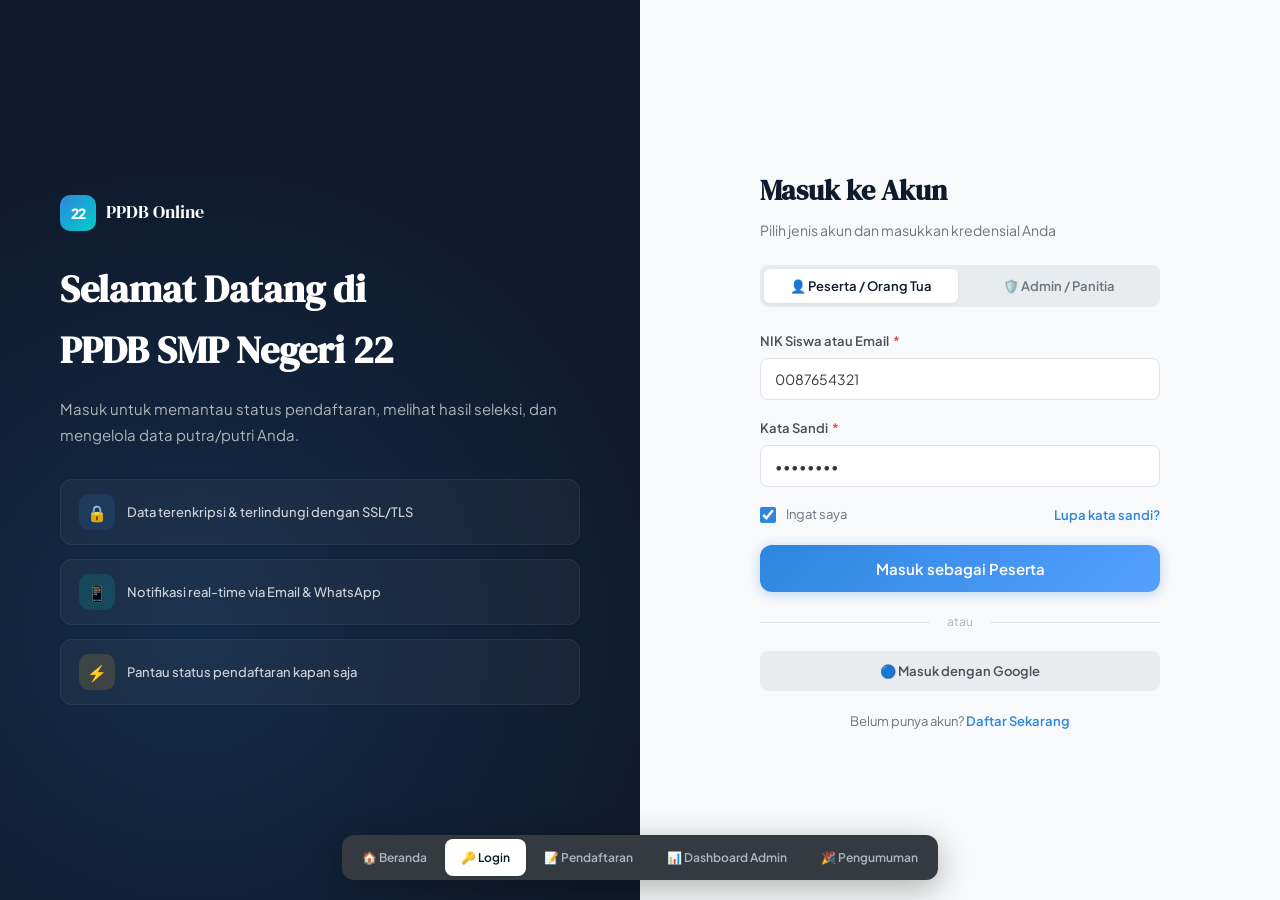
<file: login.html>
<!doctype html>
<html lang="id">
  <head>
    <meta charset="UTF-8" />
    <meta name="viewport" content="width=device-width, initial-scale=1.0" />
    <title>Masuk – PPDB SMP Negeri 22 Kota Pontianak</title>
    <link
      href="https://fonts.googleapis.com/css2?family=Plus+Jakarta+Sans:wght@300;400;500;600;700;800&family=DM+Serif+Display&display=swap"
      rel="stylesheet"
    />
    <link rel="stylesheet" href="css/style.css" />
  </head>
  <body>
    <!-- ══ TOAST CONTAINER ════════════════════════════════════ -->
    <div id="toast-container"></div>

    <!-- ══ MODAL ═════════════════════════════════════════════ -->
    <div id="modal-overlay">
      <div class="modal-box">
        <div class="modal-header">
          <div class="modal-icon" id="modal-icon">?</div>
          <div class="modal-title" id="modal-title">Konfirmasi</div>
        </div>
        <div class="modal-body" id="modal-body"></div>
        <div class="modal-footer">
          <button class="btn btn-secondary" id="modal-cancel" onclick="closeModal()">Batal</button>
          <button class="btn btn-primary btn-lg" id="modal-confirm" onclick="confirmModal()">Lanjutkan</button>
        </div>
      </div>
    </div>

    <!-- ══ NAVIGASI HALAMAN (Demo Switcher) ══════════════════════════ -->
    <div class="page-tabs">
      <a class="page-tab" href="index.html">🏠 Beranda</a>
      <a class="page-tab active" href="login.html">🔑 Login</a>
      <a class="page-tab" href="register.html">📝 Pendaftaran</a>
      <a class="page-tab" href="dashboard.html">📊 Dashboard Admin</a>
      <a class="page-tab" href="result.html">🎉 Pengumuman</a>
    </div>

      <div class="login-page">
        <!-- Kiri -->
        <div class="login-left">
          <div class="login-left-content">
            <a
              href="#"
              class="nav-logo"
              style="margin-bottom: 28px; display: inline-flex"
              onclick="showPage('landing')"
            >
              <div class="nav-logo-icon">22</div>
              <span class="nav-logo-text" style="color: #fff">PPDB Online</span>
            </a>
            <h2>Selamat Datang di<br />PPDB SMP Negeri 22</h2>
            <p>
              Masuk untuk memantau status pendaftaran, melihat hasil seleksi,
              dan mengelola data putra/putri Anda.
            </p>
            <div class="login-features">
              <div class="login-feature">
                <div class="login-feature-icon">🔒</div>
                <span>Data terenkripsi &amp; terlindungi dengan SSL/TLS</span>
              </div>
              <div class="login-feature">
                <div class="login-feature-icon">📱</div>
                <span>Notifikasi real-time via Email &amp; WhatsApp</span>
              </div>
              <div class="login-feature">
                <div class="login-feature-icon">⚡</div>
                <span>Pantau status pendaftaran kapan saja</span>
              </div>
            </div>
          </div>
        </div>

        <!-- Kanan -->
        <div class="login-right">
          <div class="login-form-wrap">
            <h3>Masuk ke Akun</h3>
            <p class="subtitle">
              Pilih jenis akun dan masukkan kredensial Anda
            </p>

            <div class="login-tabs">
              <button
                class="login-tab active"
                data-role="peserta"
                onclick="switchLoginTab('peserta')"
              >
                👤 Peserta / Orang Tua
              </button>
              <button
                class="login-tab"
                data-role="admin"
                onclick="switchLoginTab('admin')"
              >
                🛡️ Admin / Panitia
              </button>
            </div>

            <!-- Peserta -->
            <div id="login-fields-peserta">
              <div class="form-group">
                <label class="form-label"
                  >NIK Siswa atau Email <span class="req">*</span></label
                >
                <input
                  type="text"
                  class="form-input"
                  placeholder="NIK 16 digit / email@contoh.com"
                  value="0087654321"
                />
              </div>
              <div class="form-group">
                <label class="form-label"
                  >Kata Sandi <span class="req">*</span></label
                >
                <input
                  type="password"
                  class="form-input"
                  placeholder="Masukkan kata sandi"
                  value="demo1234"
                />
              </div>
              <div
                style="
                  display: flex;
                  justify-content: space-between;
                  align-items: center;
                  margin-bottom: 20px;
                "
              >
                <div class="form-check" style="margin: 0">
                  <input type="checkbox" id="remember-peserta" checked />
                  <label for="remember-peserta">Ingat saya</label>
                </div>
                <a href="#" class="form-link">Lupa kata sandi?</a>
              </div>
              <button
                class="btn btn-primary btn-lg btn-block"
                id="btn-login-peserta"
                onclick="doLogin()"
              >
                Masuk sebagai Peserta
              </button>
              <div class="form-divider">atau</div>
              <button
                class="btn btn-block"
                style="
                  background: var(--gray-100);
                  color: var(--gray-600);
                  padding: 12px;
                "
              >
                🔵 Masuk dengan Google
              </button>
              <p
                style="
                  text-align: center;
                  margin-top: 20px;
                  font-size: 13px;
                  color: var(--gray-500);
                "
              >
                Belum punya akun?
                <a href="#" class="form-link" onclick="showPage('register')"
                  >Daftar Sekarang</a
                >
              </p>
            </div>

            <!-- Admin -->
            <div id="login-fields-admin" style="display: none">
              <div class="form-group">
                <label class="form-label"
                  >Username Admin <span class="req">*</span></label
                >
                <input
                  type="text"
                  class="form-input"
                  placeholder="admin.sekolah"
                  value="admin.smpn22"
                />
              </div>
              <div class="form-group">
                <label class="form-label"
                  >Kata Sandi <span class="req">*</span></label
                >
                <input
                  type="password"
                  class="form-input"
                  placeholder="Kata sandi admin"
                  value="admin2026"
                />
              </div>
              <div class="form-group">
                <label class="form-label"
                  >Kode OTP (dikirim ke email admin)
                  <span class="req">*</span></label
                >
                <input
                  type="text"
                  class="form-input"
                  placeholder="6 digit OTP"
                  maxlength="6"
                  value="847291"
                  style="
                    letter-spacing: 4px;
                    font-size: 18px;
                    text-align: center;
                  "
                />
              </div>
              <button
                class="btn btn-primary btn-lg btn-block"
                id="btn-login-admin"
                onclick="doLoginAdmin()"
              >
                🛡️ Masuk sebagai Admin
              </button>
            </div>
          </div>
        </div>
      </div>

    <script src="js/script.js"></script>
  </body>
</html>
</file>
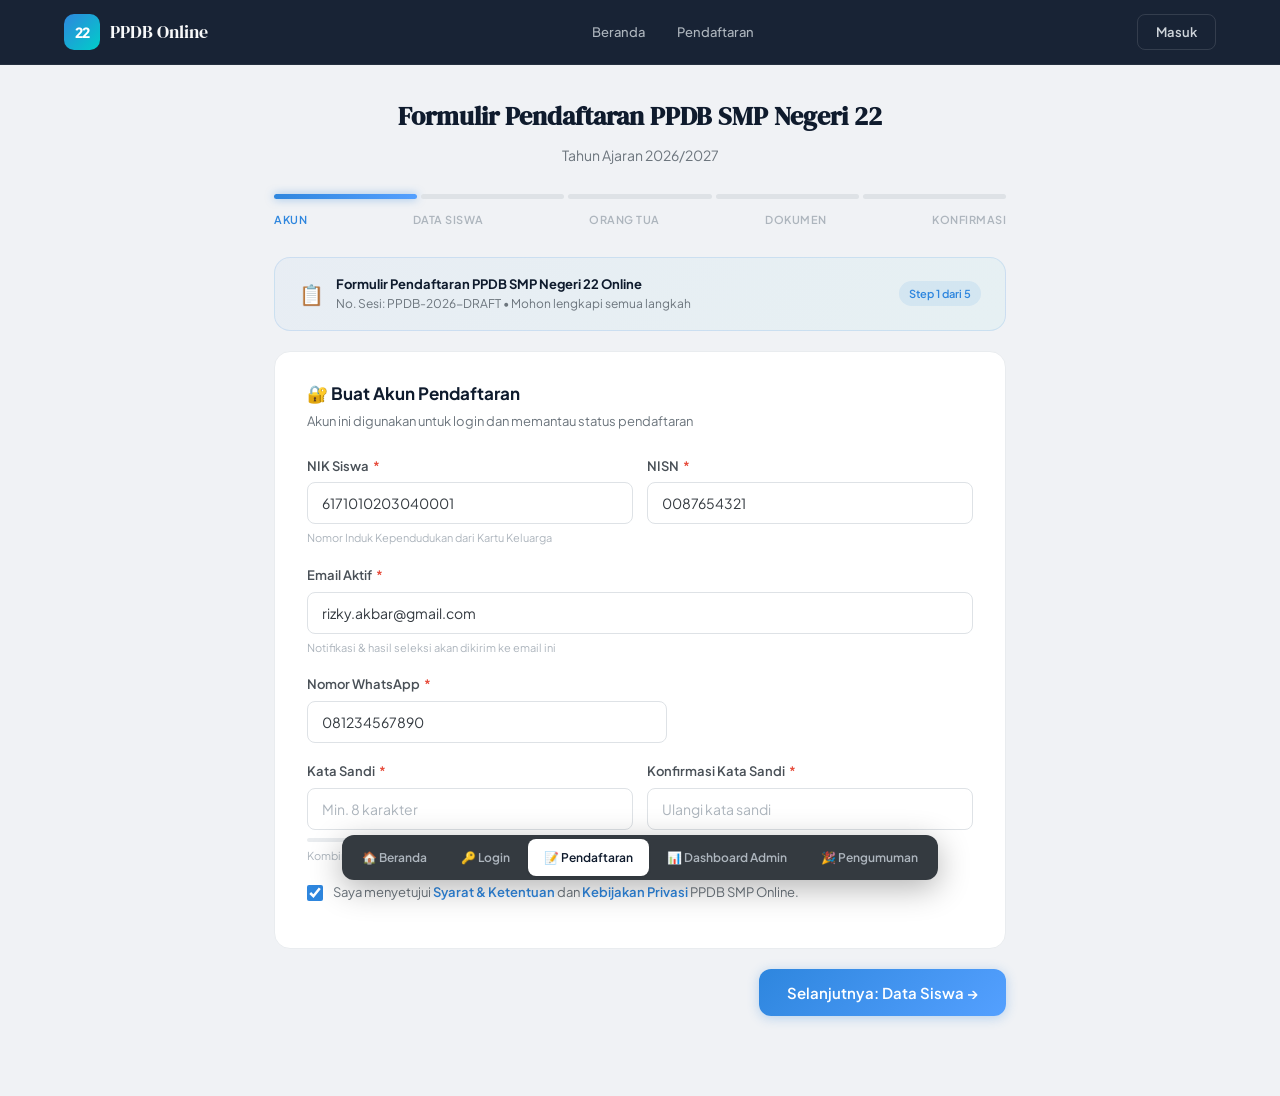
<file: register.html>
<!doctype html>
<html lang="id">
  <head>
    <meta charset="UTF-8" />
    <meta name="viewport" content="width=device-width, initial-scale=1.0" />
    <title>Formulir Pendaftaran – PPDB SMP Negeri 22 Kota Pontianak</title>
    <link
      href="https://fonts.googleapis.com/css2?family=Plus+Jakarta+Sans:wght@300;400;500;600;700;800&family=DM+Serif+Display&display=swap"
      rel="stylesheet"
    />
    <link rel="stylesheet" href="css/style.css" />
  </head>
  <body>
    <!-- ══ TOAST CONTAINER ════════════════════════════════════ -->
    <div id="toast-container"></div>

    <!-- ══ MODAL ═════════════════════════════════════════════ -->
    <div id="modal-overlay">
      <div class="modal-box">
        <div class="modal-header">
          <div class="modal-icon" id="modal-icon">?</div>
          <div class="modal-title" id="modal-title">Konfirmasi</div>
        </div>
        <div class="modal-body" id="modal-body"></div>
        <div class="modal-footer">
          <button
            class="btn btn-secondary"
            id="modal-cancel"
            onclick="closeModal()"
          >
            Batal
          </button>
          <button
            class="btn btn-primary btn-lg"
            id="modal-confirm"
            onclick="confirmModal()"
          >
            Lanjutkan
          </button>
        </div>
      </div>
    </div>

    <!-- ══ NAVIGASI HALAMAN (Demo Switcher) ══════════════════════════ -->
    <div class="page-tabs">
      <a class="page-tab" href="index.html">🏠 Beranda</a>
      <a class="page-tab" href="login.html">🔑 Login</a>
      <a class="page-tab active" href="register.html">📝 Pendaftaran</a>
      <a class="page-tab" href="dashboard.html">📊 Dashboard Admin</a>
      <a class="page-tab" href="result.html">🎉 Pengumuman</a>
    </div>

    <nav class="nav">
      <div class="nav-inner">
        <a href="#" class="nav-logo" onclick="showPage('landing')">
          <div class="nav-logo-icon">22</div>
          <span class="nav-logo-text">PPDB Online</span>
        </a>
        <div class="nav-links">
          <a href="#" onclick="showPage('landing')">Beranda</a>
          <a href="#" class="active">Pendaftaran</a>
        </div>
        <div class="nav-actions">
          <button class="btn btn-ghost" onclick="showPage('login')">
            Masuk
          </button>
        </div>
      </div>
    </nav>

    <div class="form-page">
      <div class="form-container">
        <!-- Judul -->
        <div style="text-align: center; margin-bottom: 28px">
          <h2
            style="
              font-family: var(--font-display);
              font-size: 26px;
              color: var(--navy);
              margin-bottom: 6px;
            "
          >
            Formulir Pendaftaran PPDB SMP Negeri 22
          </h2>
          <p style="font-size: 14px; color: var(--gray-500)">
            Tahun Ajaran 2026/2027
          </p>
        </div>

        <!-- Progress Bar -->
        <div class="form-progress">
          <div class="form-step-indicator"></div>
          <div class="form-step-indicator"></div>
          <div class="form-step-indicator"></div>
          <div class="form-step-indicator"></div>
          <div class="form-step-indicator"></div>
        </div>
        <div class="form-step-labels">
          <span class="form-step-label">Akun</span>
          <span class="form-step-label">Data Siswa</span>
          <span class="form-step-label">Orang Tua</span>
          <span class="form-step-label">Dokumen</span>
          <span class="form-step-label">Konfirmasi</span>
        </div>

        <!-- No. Pendaftaran Info Bar -->
        <div
          class="form-card"
          style="
            background: linear-gradient(
              135deg,
              rgba(46, 134, 222, 0.04),
              rgba(0, 206, 201, 0.04)
            );
            border-color: rgba(46, 134, 222, 0.15);
            padding: 16px 24px;
            margin-bottom: 20px;
          "
        >
          <div style="display: flex; align-items: center; gap: 12px">
            <span style="font-size: 20px">📋</span>
            <div style="flex: 1">
              <div
                style="font-size: 13px; font-weight: 700; color: var(--navy)"
              >
                Formulir Pendaftaran PPDB SMP Negeri 22 Online
              </div>
              <div style="font-size: 12px; color: var(--gray-500)">
                No. Sesi: PPDB-2026-DRAFT • Mohon lengkapi semua langkah
              </div>
            </div>
            <span class="status-badge new" id="form-step-badge"
              ><span class="status-dot"></span>Step 1 dari 5</span
            >
          </div>
        </div>

        <!-- ══ STEP 1: BUAT AKUN ══════════════════════════════ -->
        <div class="form-step-section" data-step="1">
          <div class="form-card">
            <div class="form-card-title">🔐 Buat Akun Pendaftaran</div>
            <div class="form-card-desc">
              Akun ini digunakan untuk login dan memantau status pendaftaran
            </div>
            <div class="form-row">
              <div class="form-group">
                <label class="form-label"
                  >NIK Siswa <span class="req">*</span></label
                >
                <input
                  type="text"
                  class="form-input"
                  placeholder="16 digit NIK sesuai KK"
                  maxlength="16"
                  value="6171010203040001"
                />
                <div class="form-hint">
                  Nomor Induk Kependudukan dari Kartu Keluarga
                </div>
              </div>
              <div class="form-group">
                <label class="form-label"
                  >NISN <span class="req">*</span></label
                >
                <input
                  type="text"
                  class="form-input"
                  placeholder="10 digit NISN"
                  maxlength="10"
                  value="0087654321"
                />
              </div>
            </div>
            <div class="form-group">
              <label class="form-label"
                >Email Aktif <span class="req">*</span></label
              >
              <input
                type="email"
                class="form-input"
                placeholder="email@contoh.com"
                value="rizky.akbar@gmail.com"
              />
              <div class="form-hint">
                Notifikasi &amp; hasil seleksi akan dikirim ke email ini
              </div>
            </div>
            <div class="form-group">
              <label class="form-label"
                >Nomor WhatsApp <span class="req">*</span></label
              >
              <input
                type="tel"
                class="form-input"
                placeholder="08xxxxxxxxxx"
                value="081234567890"
                style="max-width: 360px"
              />
            </div>
            <div class="form-row">
              <div class="form-group">
                <label class="form-label"
                  >Kata Sandi <span class="req">*</span></label
                >
                <input
                  type="password"
                  class="form-input"
                  placeholder="Min. 8 karakter"
                  oninput="checkPassword(this)"
                />
                <div class="password-strength">
                  <div
                    class="password-strength-bar"
                    id="password-strength-bar"
                  ></div>
                </div>
                <div class="form-hint">
                  Kombinasi huruf besar, angka, dan simbol
                </div>
              </div>
              <div class="form-group">
                <label class="form-label"
                  >Konfirmasi Kata Sandi <span class="req">*</span></label
                >
                <input
                  type="password"
                  class="form-input"
                  placeholder="Ulangi kata sandi"
                />
              </div>
            </div>
            <div class="form-check">
              <input type="checkbox" id="agree-terms" checked />
              <label for="agree-terms"
                >Saya menyetujui
                <a href="#" class="form-link">Syarat &amp; Ketentuan</a> dan
                <a href="#" class="form-link">Kebijakan Privasi</a> PPDB SMP
                Online.</label
              >
            </div>
          </div>
        </div>
        <!-- /step 1 -->

        <!-- ══ STEP 2: DATA SISWA ══════════════════════════════ -->
        <div class="form-step-section" data-step="2">
          <div class="form-card">
            <div class="form-card-title">👤 Data Diri Siswa</div>
            <div class="form-card-desc">
              Isi sesuai dokumen resmi (Akta Kelahiran / Ijazah SD)
            </div>
            <div class="form-row">
              <div class="form-group" style="grid-column: span 2">
                <label class="form-label"
                  >Nama Lengkap <span class="req">*</span></label
                >
                <input
                  type="text"
                  class="form-input"
                  placeholder="Nama sesuai Akta Kelahiran"
                  value="Rizky Akbar Pratama"
                />
              </div>
            </div>
            <div class="form-row-3">
              <div class="form-group">
                <label class="form-label"
                  >Jenis Kelamin <span class="req">*</span></label
                >
                <select class="form-input">
                  <option selected>Laki-laki</option>
                  <option>Perempuan</option>
                </select>
              </div>
              <div class="form-group">
                <label class="form-label"
                  >Tempat Lahir <span class="req">*</span></label
                >
                <input
                  type="text"
                  class="form-input"
                  placeholder="Kota/kabupaten"
                  value="Pontianak"
                />
              </div>
              <div class="form-group">
                <label class="form-label"
                  >Tanggal Lahir <span class="req">*</span></label
                >
                <input type="date" class="form-input" value="2013-03-15" />
              </div>
            </div>
            <div class="form-row">
              <div class="form-group">
                <label class="form-label"
                  >Agama <span class="req">*</span></label
                >
                <select class="form-input">
                  <option selected>Islam</option>
                  <option>Kristen Protestan</option>
                  <option>Kristen Katolik</option>
                  <option>Hindu</option>
                  <option>Buddha</option>
                  <option>Konghucu</option>
                </select>
              </div>
              <div class="form-group">
                <label class="form-label"
                  >Anak ke- <span class="req">*</span></label
                >
                <input
                  type="number"
                  class="form-input"
                  min="1"
                  value="1"
                  style="max-width: 120px"
                />
              </div>
            </div>
          </div>

          <div class="form-card">
            <div class="form-card-title">🏫 Asal Sekolah</div>
            <div class="form-card-desc">
              Data SD/MI tempat siswa menyelesaikan pendidikan dasar
            </div>
            <div class="form-row">
              <div class="form-group">
                <label class="form-label"
                  >Nama SD/MI Asal <span class="req">*</span></label
                >
                <input
                  type="text"
                  class="form-input"
                  placeholder="Contoh: SDN 1 Pontianak"
                  value="SDN 1 Pontianak"
                />
              </div>
              <div class="form-group">
                <label class="form-label">NPSN Sekolah Asal</label>
                <input
                  type="text"
                  class="form-input"
                  placeholder="8 digit NPSN"
                  value="30101234"
                />
              </div>
            </div>
            <div class="form-group">
              <label class="form-label"
                >Tahun Lulus <span class="req">*</span></label
              >
              <select class="form-input" style="max-width: 200px">
                <option selected>2026</option>
                <option>2025</option>
              </select>
            </div>
          </div>

          <div class="form-card">
            <div class="form-card-title">🎯 Jalur</div>
            <div class="form-card-desc">
              Pilih jalur pendaftaran yang sesuai
            </div>

            <label class="form-label" style="margin-bottom: 10px"
              >Jalur Pendaftaran <span class="req">*</span></label
            >
            <div class="jalur-radio-group">
              <label class="jalur-radio selected" onclick="selectJalur(this)">
                <input type="radio" name="jalur" value="zonasi" checked />
                <div class="jalur-radio-text">
                  <strong>📍 Zonasi</strong>
                  <span>Berdasarkan jarak domisili</span>
                </div>
              </label>
              <label class="jalur-radio" onclick="selectJalur(this)">
                <input type="radio" name="jalur" value="prestasi" />
                <div class="jalur-radio-text">
                  <strong>🏆 Prestasi</strong>
                  <span>Nilai rapor &amp; lomba</span>
                </div>
              </label>
              <label class="jalur-radio" onclick="selectJalur(this)">
                <input type="radio" name="jalur" value="afirmasi" />
                <div class="jalur-radio-text">
                  <strong>🤝 Afirmasi</strong>
                  <span>KIP / PKH / SKTM</span>
                </div>
              </label>
              <label class="jalur-radio" onclick="selectJalur(this)">
                <input type="radio" name="jalur" value="pindah" />
                <div class="jalur-radio-text">
                  <strong>🔄 Pindah Tugas</strong>
                  <span>ASN / TNI / Polri</span>
                </div>
              </label>
            </div>

            <!-- Kondisional: Prestasi -->
            <div id="field-prestasi" style="display: none; margin-top: 16px">
              <div class="form-row">
                <div class="form-group">
                  <label class="form-label"
                    >Nilai Rata-rata Rapor Sem. 1–5
                    <span class="req">*</span></label
                  >
                  <input
                    type="number"
                    class="form-input"
                    placeholder="0.00 – 100.00"
                    min="0"
                    max="100"
                    step="0.01"
                  />
                </div>
                <div class="form-group">
                  <label class="form-label">Jenis Prestasi Lomba</label>
                  <select class="form-input">
                    <option>— Tidak Ada —</option>
                    <option>Olimpiade Sains Tingkat Kab./Kota</option>
                    <option>Olimpiade Sains Tingkat Provinsi</option>
                    <option>Olimpiade Sains Tingkat Nasional</option>
                    <option>Seni/Olahraga Tingkat Kab./Kota</option>
                    <option>Seni/Olahraga Tingkat Provinsi</option>
                  </select>
                </div>
              </div>
            </div>

            <!-- Kondisional: Afirmasi -->
            <div id="field-afirmasi" style="display: none; margin-top: 16px">
              <div class="form-group">
                <label class="form-label"
                  >Jenis Dokumen Afirmasi <span class="req">*</span></label
                >
                <select class="form-input">
                  <option>Kartu Indonesia Pintar (KIP)</option>
                  <option>Kartu PKH / DTKS</option>
                  <option>Surat Keterangan Tidak Mampu (SKTM)</option>
                </select>
              </div>
            </div>

            <!-- Kondisional: Pindah Tugas -->
            <div id="field-pindah" style="display: none; margin-top: 16px">
              <div class="form-group">
                <label class="form-label"
                  >Instansi Orang Tua <span class="req">*</span></label
                >
                <select class="form-input">
                  <option>Aparatur Sipil Negara (ASN)</option>
                  <option>TNI – Tentara Nasional Indonesia</option>
                  <option>Polri – Kepolisian RI</option>
                </select>
              </div>
            </div>
          </div>
        </div>
        <!-- /step 2 -->

        <!-- ══ STEP 3: DATA ORANG TUA ══════════════════════════ -->
        <div class="form-step-section" data-step="3">
          <div class="form-card">
            <div class="form-card-title">👨 Data Ayah</div>
            <div class="form-card-desc">
              Lengkapi data ayah kandung atau ayah tiri
            </div>
            <div class="form-row">
              <div class="form-group">
                <label class="form-label"
                  >Nama Lengkap Ayah <span class="req">*</span></label
                >
                <input
                  type="text"
                  class="form-input"
                  placeholder="Nama sesuai KTP"
                  value="Ahmad Subagyo"
                />
              </div>
              <div class="form-group">
                <label class="form-label"
                  >NIK Ayah <span class="req">*</span></label
                >
                <input
                  type="text"
                  class="form-input"
                  placeholder="16 digit NIK"
                  value="6171••••••••0001"
                />
              </div>
            </div>
            <div class="form-row">
              <div class="form-group">
                <label class="form-label">Pekerjaan</label>
                <select class="form-input">
                  <option>Pegawai Negeri Sipil (PNS)</option>
                  <option>Pegawai Swasta</option>
                  <option selected>Wiraswasta</option>
                  <option>TNI/Polri</option>
                  <option>Petani/Nelayan</option>
                  <option>Lainnya</option>
                </select>
              </div>
              <div class="form-group">
                <label class="form-label">Penghasilan per Bulan</label>
                <select class="form-input">
                  <option>Kurang dari Rp 1.000.000</option>
                  <option>Rp 1.000.000 – Rp 3.000.000</option>
                  <option selected>Rp 3.000.000 – Rp 5.000.000</option>
                  <option>Rp 5.000.000 – Rp 10.000.000</option>
                  <option>Lebih dari Rp 10.000.000</option>
                </select>
              </div>
            </div>
            <div class="form-group">
              <label class="form-label">Nomor HP Ayah</label>
              <input
                type="tel"
                class="form-input"
                placeholder="08xxxxxxxxxx"
                value="081234567890"
                style="max-width: 360px"
              />
            </div>
          </div>

          <div class="form-card">
            <div class="form-card-title">👩 Data Ibu</div>
            <div class="form-card-desc">
              Lengkapi data ibu kandung atau ibu tiri
            </div>
            <div class="form-row">
              <div class="form-group">
                <label class="form-label"
                  >Nama Lengkap Ibu <span class="req">*</span></label
                >
                <input
                  type="text"
                  class="form-input"
                  placeholder="Nama sesuai KTP"
                  value="Siti Nurhaliza"
                />
              </div>
              <div class="form-group">
                <label class="form-label"
                  >NIK Ibu <span class="req">*</span></label
                >
                <input
                  type="text"
                  class="form-input"
                  placeholder="16 digit NIK"
                  value="6171••••••••0002"
                />
              </div>
            </div>
            <div class="form-row">
              <div class="form-group">
                <label class="form-label">Pekerjaan</label>
                <select class="form-input">
                  <option selected>Ibu Rumah Tangga</option>
                  <option>Pegawai Negeri Sipil (PNS)</option>
                  <option>Pegawai Swasta</option>
                  <option>Wiraswasta</option>
                </select>
              </div>
              <div class="form-group">
                <label class="form-label">Penghasilan per Bulan</label>
                <select class="form-input">
                  <option selected>Tidak Berpenghasilan</option>
                  <option>Kurang dari Rp 1.000.000</option>
                  <option>Rp 1.000.000 – Rp 3.000.000</option>
                </select>
              </div>
            </div>
            <div class="form-group">
              <label class="form-label">Nomor HP Ibu</label>
              <input
                type="tel"
                class="form-input"
                placeholder="08xxxxxxxxxx"
                value="081298765432"
                style="max-width: 360px"
              />
            </div>
          </div>

          <div class="form-card">
            <div class="form-card-title">🏠 Alamat Orang Tua / Wali</div>
            <div class="form-card-desc">Alamat sesuai Kartu Keluarga (KK)</div>
            <div class="form-group">
              <label class="form-label"
                >Alamat Lengkap <span class="req">*</span></label
              >
              <textarea
                class="form-input"
                placeholder="Jalan, RT/RW, Kelurahan, Kecamatan"
              >
Jl. Tanjungpura No. 42, RT 003/RW 012, Kel. Benua Melayu Darat, Kec. Pontianak Selatan</textarea
              >
            </div>
            <div class="form-row">
              <div class="form-group">
                <label class="form-label"
                  >Kota / Kabupaten <span class="req">*</span></label
                >
                <input type="text" class="form-input" value="Kota Pontianak" />
              </div>
              <div class="form-group">
                <label class="form-label"
                  >Provinsi <span class="req">*</span></label
                >
                <input
                  type="text"
                  class="form-input"
                  value="Kalimantan Barat"
                />
              </div>
            </div>
            <div class="form-group">
              <label class="form-label">Kode Pos</label>
              <input
                type="text"
                class="form-input"
                value="78243"
                style="max-width: 160px"
              />
            </div>
          </div>
        </div>
        <!-- /step 3 -->

        <!-- ══ STEP 4: UPLOAD DOKUMEN ══════════════════════════ -->
        <div class="form-step-section" data-step="4">
          <div class="form-card">
            <div class="form-card-title">📁 Upload Dokumen Wajib</div>
            <div class="form-card-desc">
              Klik area upload atau tombol "Pilih File" untuk memilih dokumen.
              Format: PDF/JPG/PNG, maks. 2 MB per file.
            </div>
            <div class="upload-grid">
              <!-- Ijazah -->
              <div class="upload-doc-card">
                <div class="upload-doc-header">
                  <span class="upload-doc-title">📄 Ijazah / SKL SD/MI</span>
                  <span class="badge-required">Wajib</span>
                </div>
                <div class="upload-doc-body">
                  <div
                    class="upload-area uploaded"
                    id="upload-ijazah"
                    onclick="
                      triggerUpload('upload-ijazah', 'Ijazah_SDN1_Rizky')
                    "
                  >
                    <div class="upload-icon">📤</div>
                    <div class="upload-text">
                      <strong>Klik untuk pilih file</strong> atau seret ke sini
                    </div>
                    <div class="upload-hint">PDF / JPG · Maks. 2 MB</div>
                  </div>
                  <div class="file-item">
                    <span class="file-item-icon">📄</span>
                    <div class="file-item-info">
                      <div class="file-item-name">Ijazah_SDN1_Rizky.pdf</div>
                      <div class="file-item-size">
                        267 KB · PDF · ✅ Siap diunggah
                      </div>
                    </div>
                    <button
                      class="file-item-remove"
                      onclick="removeUpload('upload-ijazah', this)"
                    >
                      ✕
                    </button>
                  </div>
                </div>
              </div>

              <!-- KK -->
              <div class="upload-doc-card">
                <div class="upload-doc-header">
                  <span class="upload-doc-title">🏠 Kartu Keluarga</span>
                  <span class="badge-required">Wajib</span>
                </div>
                <div class="upload-doc-body">
                  <div
                    class="upload-area"
                    id="upload-kk"
                    onclick="
                      triggerUpload('upload-kk', 'Kartu_Keluarga_Subagyo')
                    "
                  >
                    <div class="upload-icon">📤</div>
                    <div class="upload-text">
                      <strong>Klik untuk pilih file</strong> atau seret ke sini
                    </div>
                    <div class="upload-hint">PDF / JPG · Maks. 2 MB</div>
                  </div>
                </div>
              </div>

              <!-- Akta -->
              <div class="upload-doc-card">
                <div class="upload-doc-header">
                  <span class="upload-doc-title">📋 Akta Kelahiran</span>
                  <span class="badge-required">Wajib</span>
                </div>
                <div class="upload-doc-body">
                  <div
                    class="upload-area"
                    id="upload-akta"
                    onclick="triggerUpload('upload-akta', 'Akta_Lahir_Rizky')"
                  >
                    <div class="upload-icon">📤</div>
                    <div class="upload-text">
                      <strong>Klik untuk pilih file</strong> atau seret ke sini
                    </div>
                    <div class="upload-hint">PDF / JPG · Maks. 2 MB</div>
                  </div>
                </div>
              </div>

              <!-- Pas Foto -->
              <div class="upload-doc-card">
                <div class="upload-doc-header">
                  <span class="upload-doc-title">🖼️ Pas Foto 3×4</span>
                  <span class="badge-required">Wajib</span>
                </div>
                <div class="upload-doc-body">
                  <div
                    class="upload-area"
                    id="upload-foto"
                    onclick="triggerUpload('upload-foto', 'PasFoto_Rizky_3x4')"
                  >
                    <div class="upload-icon">📷</div>
                    <div class="upload-text">
                      <strong>Klik untuk pilih foto</strong>
                    </div>
                    <div class="upload-hint">
                      JPG/PNG · Latar merah · Maks. 500 KB
                    </div>
                  </div>
                </div>
              </div>
            </div>
          </div>

          <div class="form-card">
            <div class="form-card-title">📎 Dokumen Pendukung Jalur</div>
            <div class="form-card-desc">
              Upload dokumen tambahan sesuai jalur pendaftaran yang dipilih
              (Zonasi: tidak diperlukan)
            </div>
            <div class="upload-grid">
              <div class="upload-doc-card">
                <div class="upload-doc-header">
                  <span class="upload-doc-title">📊 Rapor SD/MI Sem. 1–5</span>
                  <span class="badge-optional">Prestasi</span>
                </div>
                <div class="upload-doc-body">
                  <div
                    class="upload-area"
                    id="upload-rapor"
                    onclick="
                      triggerUpload('upload-rapor', 'Rapor_Sem1-5_Rizky')
                    "
                  >
                    <div class="upload-icon">📤</div>
                    <div class="upload-text">
                      <strong>Klik untuk pilih file</strong>
                    </div>
                    <div class="upload-hint">PDF · Maks. 5 MB</div>
                  </div>
                </div>
              </div>
              <div class="upload-doc-card">
                <div class="upload-doc-header">
                  <span class="upload-doc-title">💳 KIP / SKTM</span>
                  <span class="badge-optional">Afirmasi</span>
                </div>
                <div class="upload-doc-body">
                  <div
                    class="upload-area"
                    id="upload-kip"
                    onclick="triggerUpload('upload-kip', 'KIP_Rizky')"
                  >
                    <div class="upload-icon">📤</div>
                    <div class="upload-text">
                      <strong>Klik untuk pilih file</strong>
                    </div>
                    <div class="upload-hint">PDF / JPG · Maks. 2 MB</div>
                  </div>
                </div>
              </div>
            </div>
          </div>
        </div>
        <!-- /step 4 -->

        <!-- ══ STEP 5: KONFIRMASI ══════════════════════════════ -->
        <div class="form-step-section" data-step="5">
          <div class="confirm-summary">
            <div class="confirm-summary-header">
              <h4>📋 Ringkasan Data Pendaftaran</h4>
              <p>Periksa kembali sebelum mengirimkan formulir</p>
            </div>
            <div class="confirm-row">
              <span class="confirm-row-label">Nama Lengkap</span
              ><span class="confirm-row-value">Rizky Akbar Pratama</span>
            </div>
            <div class="confirm-row">
              <span class="confirm-row-label">NISN</span
              ><span class="confirm-row-value">0087654321</span>
            </div>
            <div class="confirm-row">
              <span class="confirm-row-label">Tanggal Lahir</span
              ><span class="confirm-row-value">15 Maret 2013 · Pontianak</span>
            </div>
            <div class="confirm-row">
              <span class="confirm-row-label">Asal SD/MI</span
              ><span class="confirm-row-value"
                >SDN 1 Pontianak (Lulus 2026)</span
              >
            </div>
            <div class="confirm-row">
              <span class="confirm-row-label">Jalur Pendaftaran</span
              ><span class="confirm-row-value">📍 Zonasi</span>
            </div>
            <div class="confirm-row">
              <span class="confirm-row-label">Pilihan Sekolah 1</span
              ><span class="confirm-row-value">SMP Negeri 22 Pontianak</span>
            </div>
            <div class="confirm-row">
              <span class="confirm-row-label">Pilihan Sekolah 2</span
              ><span class="confirm-row-value">SMP Negeri 22 Pontianak</span>
            </div>
            <div class="confirm-row">
              <span class="confirm-row-label">Nama Ayah</span
              ><span class="confirm-row-value">Ahmad Subagyo</span>
            </div>
            <div class="confirm-row">
              <span class="confirm-row-label">Nama Ibu</span
              ><span class="confirm-row-value">Siti Nurhaliza</span>
            </div>
            <div class="confirm-row">
              <span class="confirm-row-label">Alamat KK</span
              ><span class="confirm-row-value"
                >Jl. Tanjungpura No. 42, Pontianak Selatan</span
              >
            </div>
            <div class="confirm-row">
              <span class="confirm-row-label">Status Dokumen</span>
              <span class="confirm-row-value" style="color: var(--green)"
                >✅ Ijazah diunggah · ⬜ KK · ⬜ Akta · ⬜ Foto</span
              >
            </div>
          </div>

          <div class="form-card">
            <div class="form-card-title">✅ Pernyataan &amp; Pengiriman</div>
            <div class="form-card-desc">
              Baca dan centang pernyataan berikut sebelum mengirimkan formulir
            </div>
            <div class="form-check">
              <input type="checkbox" id="declare-1" checked />
              <label for="declare-1"
                >Saya menyatakan bahwa seluruh data dan dokumen yang saya
                isi/unggah adalah
                <strong>benar dan dapat dipertanggungjawabkan</strong>.</label
              >
            </div>
            <div class="form-check">
              <input type="checkbox" id="declare-2" checked />
              <label for="declare-2"
                >Saya memahami bahwa data yang sudah dikirimkan
                <strong>tidak dapat diubah</strong> tanpa persetujuan panitia
                PPDB.</label
              >
            </div>
            <div class="form-check">
              <input type="checkbox" id="declare-3" checked />
              <label for="declare-3"
                >Saya bersedia untuk daftar ulang jika dinyatakan
                <strong>diterima</strong> sesuai jadwal yang ditentukan.</label
              >
            </div>
            <div class="info-box" style="margin-top: 8px">
              <span class="info-box-icon">💡</span>
              <div class="info-box-text">
                Setelah dikirim, Anda akan menerima
                <strong>email konfirmasi</strong> dengan nomor pendaftaran
                resmi. Gunakan nomor tersebut untuk mengecek status di halaman
                Pengumuman.
              </div>
            </div>
          </div>
        </div>
        <!-- /step 5 -->

        <!-- Navigasi Form -->
        <div class="form-actions">
          <button
            class="btn btn-secondary"
            id="btn-prev"
            onclick="prevStep()"
            style="visibility: hidden"
          >
            ← Sebelumnya
          </button>
          <button
            class="btn btn-primary btn-lg"
            id="btn-next"
            onclick="nextStep()"
          >
            Selanjutnya →
          </button>
        </div>
      </div>
    </div>

    <script src="js/script.js"></script>
  </body>
</html>
</file>
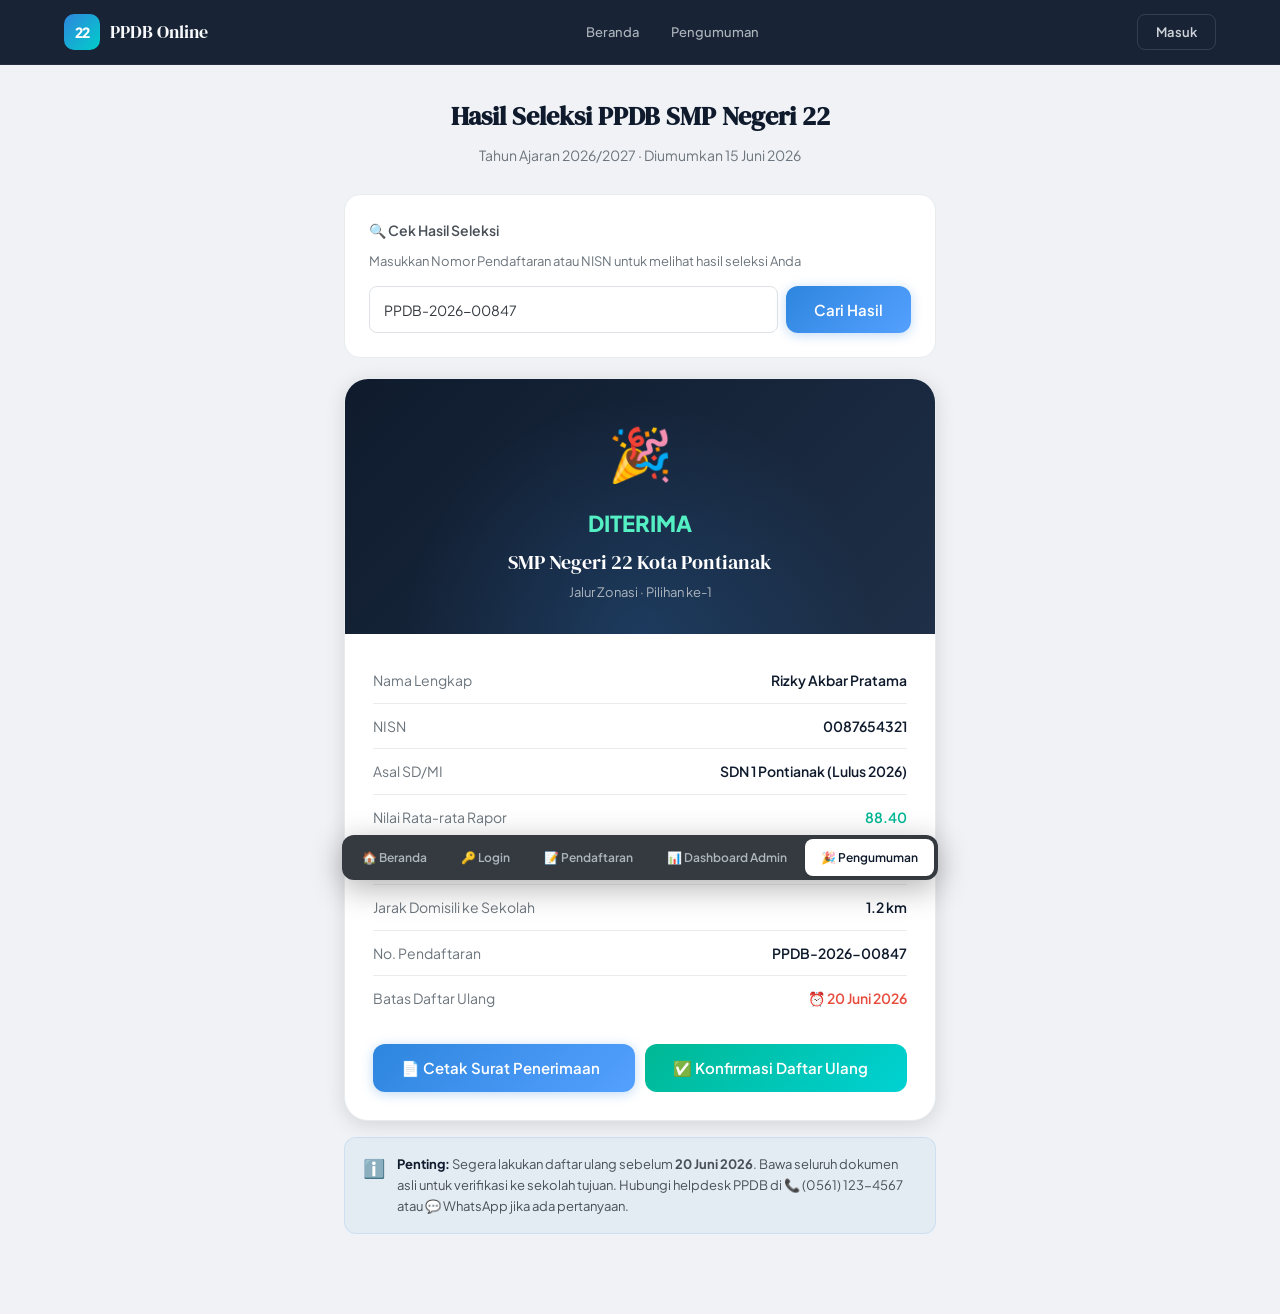
<file: result.html>
<!doctype html>
<html lang="id">
  <head>
    <meta charset="UTF-8" />
    <meta name="viewport" content="width=device-width, initial-scale=1.0" />
    <title>Pengumuman Hasil Seleksi – PPDB SMP Negeri 22 Kota Pontianak</title>
    <link
      href="https://fonts.googleapis.com/css2?family=Plus+Jakarta+Sans:wght@300;400;500;600;700;800&family=DM+Serif+Display&display=swap"
      rel="stylesheet"
    />
    <link rel="stylesheet" href="css/style.css" />
  </head>
  <body>
    <!-- ══ TOAST CONTAINER ════════════════════════════════════ -->
    <div id="toast-container"></div>

    <!-- ══ MODAL ═════════════════════════════════════════════ -->
    <div id="modal-overlay">
      <div class="modal-box">
        <div class="modal-header">
          <div class="modal-icon" id="modal-icon">?</div>
          <div class="modal-title" id="modal-title">Konfirmasi</div>
        </div>
        <div class="modal-body" id="modal-body"></div>
        <div class="modal-footer">
          <button class="btn btn-secondary" id="modal-cancel" onclick="closeModal()">Batal</button>
          <button class="btn btn-primary btn-lg" id="modal-confirm" onclick="confirmModal()">Lanjutkan</button>
        </div>
      </div>
    </div>

    <!-- ══ NAVIGASI HALAMAN (Demo Switcher) ══════════════════════════ -->
    <div class="page-tabs">
      <a class="page-tab" href="index.html">🏠 Beranda</a>
      <a class="page-tab" href="login.html">🔑 Login</a>
      <a class="page-tab" href="register.html">📝 Pendaftaran</a>
      <a class="page-tab" href="dashboard.html">📊 Dashboard Admin</a>
      <a class="page-tab active" href="result.html">🎉 Pengumuman</a>
    </div>

      <nav class="nav">
        <div class="nav-inner">
          <a href="#" class="nav-logo" onclick="showPage('landing')">
            <div class="nav-logo-icon">22</div>
            <span class="nav-logo-text">PPDB Online</span>
          </a>
          <div class="nav-links">
            <a href="#" onclick="showPage('landing')">Beranda</a>
            <a href="#" class="active">Pengumuman</a>
          </div>
          <div class="nav-actions">
            <button class="btn btn-ghost" onclick="showPage('login')">
              Masuk
            </button>
          </div>
        </div>
      </nav>

      <div class="result-page">
        <div class="result-container">
          <div style="text-align: center; margin-bottom: 28px">
            <h2
              style="
                font-family: var(--font-display);
                font-size: 26px;
                color: var(--navy);
                margin-bottom: 6px;
              "
            >
              Hasil Seleksi PPDB SMP Negeri 22
            </h2>
            <p style="font-size: 14px; color: var(--gray-500)">
              Tahun Ajaran 2026/2027 · Diumumkan 15 Juni 2026
            </p>
          </div>

          <!-- Form Cek -->
          <div
            style="
              background: var(--white-pure);
              border-radius: var(--radius-lg);
              border: 1px solid var(--gray-100);
              padding: 24px;
              margin-bottom: 20px;
            "
          >
            <label
              class="form-label"
              style="font-size: 14px; margin-bottom: 10px"
              >🔍 Cek Hasil Seleksi</label
            >
            <p
              style="
                font-size: 13px;
                color: var(--gray-500);
                margin-bottom: 14px;
              "
            >
              Masukkan Nomor Pendaftaran atau NISN untuk melihat hasil seleksi
              Anda
            </p>
            <div style="display: flex; gap: 8px">
              <input
                id="input-no-pendaftaran"
                type="text"
                class="form-input"
                placeholder="Contoh: PPDB-2026-00847 atau NISN"
                value="PPDB-2026-00847"
              />
              <button
                class="btn btn-primary btn-lg"
                onclick="cekHasil()"
                style="white-space: nowrap"
              >
                Cari Hasil
              </button>
            </div>
          </div>

          <!-- Loading State -->
          <div class="result-loading" id="result-loading">
            <div class="big-spinner"></div>
            <p style="font-size: 14px; color: var(--gray-500)">
              Sedang mencari data…
            </p>
          </div>

          <!-- Result Card -->
          <div class="result-card show" id="result-card">
            <div class="result-card-top">
              <div class="result-icon">🎉</div>
              <div class="result-status">DITERIMA</div>
              <div class="result-school">SMP Negeri 22 Kota Pontianak</div>
              <div class="result-jalur">Jalur Zonasi · Pilihan ke-1</div>
            </div>
            <div class="result-details">
              <div class="result-detail-row">
                <span class="result-detail-label">Nama Lengkap</span
                ><span class="result-detail-value">Rizky Akbar Pratama</span>
              </div>
              <div class="result-detail-row">
                <span class="result-detail-label">NISN</span
                ><span class="result-detail-value">0087654321</span>
              </div>
              <div class="result-detail-row">
                <span class="result-detail-label">Asal SD/MI</span
                ><span class="result-detail-value"
                  >SDN 1 Pontianak (Lulus 2026)</span
                >
              </div>
              <div class="result-detail-row">
                <span class="result-detail-label">Nilai Rata-rata Rapor</span
                ><span class="result-detail-value" style="color: var(--green)"
                  >88.40</span
                >
              </div>
              <div class="result-detail-row">
                <span class="result-detail-label">Peringkat Zonasi</span
                ><span class="result-detail-value"
                  >#12 dari 160 siswa diterima</span
                >
              </div>
              <div class="result-detail-row">
                <span class="result-detail-label"
                  >Jarak Domisili ke Sekolah</span
                ><span class="result-detail-value">1.2 km</span>
              </div>
              <div class="result-detail-row">
                <span class="result-detail-label">No. Pendaftaran</span
                ><span class="result-detail-value">PPDB-2026-00847</span>
              </div>
              <div class="result-detail-row">
                <span class="result-detail-label">Batas Daftar Ulang</span
                ><span class="result-detail-value" style="color: var(--red)"
                  >⏰ 20 Juni 2026</span
                >
              </div>
            </div>
            <div class="result-actions">
              <button
                class="btn btn-primary btn-lg"
                style="flex: 1"
                onclick="cetakSurat()"
              >
                📄 Cetak Surat Penerimaan
              </button>
              <button
                class="btn btn-success btn-lg"
                style="flex: 1"
                onclick="
                  showToast(
                    'Proses daftar ulang dibuka. Harap datang ke sekolah dengan dokumen asli.',
                    'info',
                    5000,
                  )
                "
              >
                ✅ Konfirmasi Daftar Ulang
              </button>
            </div>
          </div>
          <!-- /result-card -->

          <div class="info-box">
            <span class="info-box-icon">ℹ️</span>
            <div class="info-box-text">
              <strong style="color: var(--navy)">Penting:</strong>
              Segera lakukan daftar ulang sebelum <strong>20 Juni 2026</strong>.
              Bawa seluruh dokumen asli untuk verifikasi ke sekolah tujuan.
              Hubungi helpdesk PPDB di 📞 (0561) 123-4567 atau 💬 WhatsApp jika
              ada pertanyaan.
            </div>
          </div>
        </div>
      </div>
    </div>

    <script src="js/script.js"></script>
  </body>
</html>
</file>
<file: css/style.css>
/* ═══════════════════════════════════════════════════════════════ */
/* ██ GLOBAL RESET & VARIABLES ██                                 */
/* ═══════════════════════════════════════════════════════════════ */
*,
*::before,
*::after {
  margin: 0;
  padding: 0;
  box-sizing: border-box;
}

:root {
  --navy: #0f1b2d;
  --navy-mid: #162236;
  --navy-light: #1e2f47;
  --blue: #2e86de;
  --blue-bright: #54a0ff;
  --blue-soft: #74b9ff;
  --cyan: #00cec9;
  --gold: #f6b93b;
  --gold-soft: #ffeaa7;
  --white: #f8f9fa;
  --white-pure: #ffffff;
  --gray-100: #e9ecef;
  --gray-200: #dee2e6;
  --gray-300: #ced4da;
  --gray-400: #adb5bd;
  --gray-500: #6c757d;
  --gray-600: #495057;
  --gray-700: #343a40;
  --red: #e74c3c;
  --red-light: rgba(231, 76, 60, 0.08);
  --green: #00b894;
  --green-light: rgba(0, 184, 148, 0.08);
  --green-soft: #55efc4;
  --orange: #e17055;
  --purple: #6c5ce7;
  --font-display: "DM Serif Display", serif;
  --font-body: "Plus Jakarta Sans", sans-serif;
  --shadow-sm: 0 1px 3px rgba(0, 0, 0, 0.08);
  --shadow-md: 0 4px 20px rgba(0, 0, 0, 0.12);
  --shadow-lg: 0 8px 40px rgba(0, 0, 0, 0.16);
  --shadow-glow: 0 0 30px rgba(46, 134, 222, 0.15);
  --radius-sm: 8px;
  --radius-md: 12px;
  --radius-lg: 16px;
  --radius-xl: 24px;
}

html {
  scroll-behavior: smooth;
}
body {
  font-family: var(--font-body);
  background: var(--white);
  color: var(--gray-700);
  line-height: 1.6;
  overflow-x: hidden;
}

/* ═══════════════════════════════════════════════════════════════ */
/* ██ ANNOUNCEMENT BAR ██                                         */
/* ═══════════════════════════════════════════════════════════════ */
.announcement-bar {
  background: linear-gradient(90deg, #1a3a5c, var(--blue), var(--cyan));
  color: #fff;
  font-size: 13px;
  font-weight: 500;
  padding: 10px 24px;
  text-align: center;
  display: flex;
  align-items: center;
  justify-content: center;
  gap: 12px;
  position: relative;
  z-index: 1001;
}
.announcement-bar strong {
  font-weight: 700;
}
.announcement-bar .countdown {
  background: rgba(255, 255, 255, 0.18);
  border-radius: 20px;
  padding: 3px 12px;
  font-weight: 700;
  font-size: 12px;
}
.announcement-bar .close-bar {
  position: absolute;
  right: 16px;
  background: none;
  border: none;
  color: #fff;
  cursor: pointer;
  font-size: 18px;
  opacity: 0.7;
  line-height: 1;
}
.announcement-bar .close-bar:hover {
  opacity: 1;
}

/* ═══════════════════════════════════════════════════════════════ */
/* ██ TOAST NOTIFICATIONS ██                                      */
/* ═══════════════════════════════════════════════════════════════ */
#toast-container {
  position: fixed;
  top: 20px;
  right: 20px;
  z-index: 9999;
  display: flex;
  flex-direction: column;
  gap: 10px;
  pointer-events: none;
}
.toast {
  display: flex;
  align-items: center;
  gap: 12px;
  padding: 14px 18px;
  border-radius: var(--radius-md);
  background: var(--white-pure);
  box-shadow: 0 8px 32px rgba(0, 0, 0, 0.18);
  font-size: 13px;
  font-weight: 500;
  color: var(--gray-700);
  min-width: 280px;
  max-width: 380px;
  pointer-events: all;
  animation: toastIn 0.35s cubic-bezier(0.34, 1.56, 0.64, 1) forwards;
  border-left: 4px solid var(--blue);
}
.toast.success {
  border-left-color: var(--green);
}
.toast.error {
  border-left-color: var(--red);
}
.toast.warning {
  border-left-color: var(--gold);
}
.toast-icon {
  font-size: 18px;
  flex-shrink: 0;
}
.toast-msg {
  flex: 1;
}
.toast-close {
  background: none;
  border: none;
  cursor: pointer;
  color: var(--gray-400);
  font-size: 16px;
  line-height: 1;
  padding: 0 4px;
}
.toast-close:hover {
  color: var(--gray-700);
}
.toast.hide {
  animation: toastOut 0.3s ease forwards;
}

@keyframes toastIn {
  from {
    opacity: 0;
    transform: translateX(60px) scale(0.9);
  }
  to {
    opacity: 1;
    transform: translateX(0) scale(1);
  }
}
@keyframes toastOut {
  from {
    opacity: 1;
    transform: translateX(0);
  }
  to {
    opacity: 0;
    transform: translateX(60px);
  }
}

/* ═══════════════════════════════════════════════════════════════ */
/* ██ MODAL ██                                                    */
/* ═══════════════════════════════════════════════════════════════ */
#modal-overlay {
  position: fixed;
  inset: 0;
  z-index: 8888;
  background: rgba(0, 0, 0, 0.55);
  backdrop-filter: blur(4px);
  display: none;
  align-items: center;
  justify-content: center;
  padding: 24px;
}
#modal-overlay.show {
  display: flex;
  animation: fadeIn 0.25s ease;
}
.modal-box {
  background: var(--white-pure);
  border-radius: var(--radius-xl);
  width: 100%;
  max-width: 440px;
  overflow: hidden;
  box-shadow: 0 24px 80px rgba(0, 0, 0, 0.25);
  animation: slideUp 0.35s cubic-bezier(0.34, 1.56, 0.64, 1);
}
.modal-header {
  padding: 24px 28px 0;
}
.modal-icon {
  font-size: 40px;
  margin-bottom: 12px;
}
.modal-title {
  font-family: var(--font-display);
  font-size: 22px;
  color: var(--navy);
  margin-bottom: 8px;
}
.modal-body {
  padding: 16px 28px;
  font-size: 14px;
  color: var(--gray-600);
  line-height: 1.6;
}
.modal-footer {
  padding: 0 28px 24px;
  display: flex;
  gap: 10px;
  justify-content: flex-end;
}

@keyframes slideUp {
  from {
    opacity: 0;
    transform: translateY(30px) scale(0.95);
  }
  to {
    opacity: 1;
    transform: translateY(0) scale(1);
  }
}
@keyframes fadeIn {
  from {
    opacity: 0;
  }
  to {
    opacity: 1;
  }
}

/* ═══════════════════════════════════════════════════════════════ */
/* ██ LOADING SPINNER ██                                          */
/* ═══════════════════════════════════════════════════════════════ */
.spinner {
  width: 18px;
  height: 18px;
  border: 2px solid rgba(255, 255, 255, 0.35);
  border-top-color: #fff;
  border-radius: 50%;
  animation: spin 0.7s linear infinite;
  display: inline-block;
}
.spinner.dark {
  border-color: rgba(46, 134, 222, 0.25);
  border-top-color: var(--blue);
}
@keyframes spin {
  to {
    transform: rotate(360deg);
  }
}

.btn-loading {
  opacity: 0.8;
  pointer-events: none;
}

/* ═══════════════════════════════════════════════════════════════ */
/* ██ NAVIGATION ██                                               */
/* ═══════════════════════════════════════════════════════════════ */
.nav {
  position: fixed;
  top: 0;
  left: 0;
  right: 0;
  z-index: 1000;
  background: rgba(15, 27, 45, 0.96);
  backdrop-filter: blur(20px);
  border-bottom: 1px solid rgba(255, 255, 255, 0.06);
  transition: all 0.3s;
}
.nav-inner {
  max-width: 1200px;
  margin: 0 auto;
  display: flex;
  align-items: center;
  justify-content: space-between;
  padding: 0 24px;
  height: 64px;
}
.nav-logo {
  display: flex;
  align-items: center;
  gap: 10px;
  text-decoration: none;
  color: var(--white);
}
.nav-logo-icon {
  width: 36px;
  height: 36px;
  border-radius: 10px;
  background: linear-gradient(135deg, var(--blue), var(--cyan));
  display: flex;
  align-items: center;
  justify-content: center;
  font-weight: 800;
  font-size: 14px;
  color: #fff;
  letter-spacing: -0.5px;
}
.nav-logo-text {
  font-family: var(--font-display);
  font-size: 18px;
}
.nav-links {
  display: flex;
  gap: 4px;
}
.nav-links a {
  color: var(--gray-400);
  text-decoration: none;
  font-size: 13px;
  font-weight: 500;
  padding: 8px 14px;
  border-radius: var(--radius-sm);
  transition: all 0.2s;
  cursor: pointer;
}
.nav-links a:hover,
.nav-links a.active {
  color: #fff;
  background: rgba(255, 255, 255, 0.08);
}
.nav-actions {
  display: flex;
  gap: 8px;
  align-items: center;
}

/* ═══════════════════════════════════════════════════════════════ */
/* ██ BUTTONS ██                                                  */
/* ═══════════════════════════════════════════════════════════════ */
.btn {
  display: inline-flex;
  align-items: center;
  gap: 6px;
  padding: 9px 18px;
  border-radius: var(--radius-sm);
  font-size: 13px;
  font-weight: 600;
  font-family: var(--font-body);
  cursor: pointer;
  border: none;
  transition: all 0.25s;
  text-decoration: none;
  white-space: nowrap;
}
.btn-ghost {
  background: transparent;
  color: var(--gray-300);
  border: 1px solid rgba(255, 255, 255, 0.12);
}
.btn-ghost:hover {
  background: rgba(255, 255, 255, 0.08);
  color: #fff;
}
.btn-primary {
  background: linear-gradient(135deg, var(--blue), var(--blue-bright));
  color: #fff;
  box-shadow: 0 2px 12px rgba(46, 134, 222, 0.3);
}
.btn-primary:hover {
  transform: translateY(-1px);
  box-shadow: 0 4px 20px rgba(46, 134, 222, 0.4);
}
.btn-success {
  background: linear-gradient(135deg, var(--green), #00d2d3);
  color: #fff;
}
.btn-success:hover {
  transform: translateY(-1px);
  box-shadow: 0 4px 16px rgba(0, 184, 148, 0.4);
}
.btn-danger {
  background: var(--red);
  color: #fff;
}
.btn-danger:hover {
  background: #c0392b;
}
.btn-white {
  background: var(--white-pure);
  color: var(--navy);
  font-weight: 700;
}
.btn-white:hover {
  transform: translateY(-2px);
  box-shadow: var(--shadow-lg);
}
.btn-outline {
  background: transparent;
  color: #fff;
  border: 2px solid rgba(255, 255, 255, 0.3);
}
.btn-outline:hover {
  border-color: #fff;
  background: rgba(255, 255, 255, 0.05);
}
.btn-secondary {
  background: var(--gray-100);
  color: var(--gray-600);
  border: 1px solid var(--gray-200);
}
.btn-secondary:hover {
  background: var(--gray-200);
}
.btn-lg {
  padding: 14px 28px;
  font-size: 15px;
  border-radius: var(--radius-md);
}
.btn-sm {
  padding: 6px 12px;
  font-size: 12px;
}
.btn-xs {
  padding: 4px 10px;
  font-size: 11px;
}
.btn-block {
  width: 100%;
  justify-content: center;
}

/* ═══════════════════════════════════════════════════════════════ */
/* ██ PAGE SYSTEM ██                                              */
/* ═══════════════════════════════════════════════════════════════ */
.page {
  display: none;
  min-height: 100vh;
  animation: pageFadeIn 0.3s ease;
}
.page.active {
  display: block;
}
@keyframes pageFadeIn {
  from {
    opacity: 0;
    transform: translateY(8px);
  }
  to {
    opacity: 1;
    transform: translateY(0);
  }
}

/* ═══════════════════════════════════════════════════════════════ */
/* ██ HERO SECTION ██                                             */
/* ═══════════════════════════════════════════════════════════════ */
.hero {
  position: relative;
  min-height: 100vh;
  background: var(--navy);
  display: flex;
  align-items: center;
  overflow: hidden;
  padding-top: 44px;
}
.hero::before {
  content: "";
  position: absolute;
  inset: 0;
  background:
    radial-gradient(
      ellipse 80% 60% at 70% 40%,
      rgba(46, 134, 222, 0.12) 0%,
      transparent 70%
    ),
    radial-gradient(
      ellipse 50% 50% at 20% 80%,
      rgba(0, 206, 201, 0.08) 0%,
      transparent 60%
    );
}
.hero-grid {
  position: absolute;
  inset: 0;
  opacity: 0.04;
  background-image:
    linear-gradient(rgba(255, 255, 255, 0.3) 1px, transparent 1px),
    linear-gradient(90deg, rgba(255, 255, 255, 0.3) 1px, transparent 1px);
  background-size: 60px 60px;
}
.hero-content {
  position: relative;
  max-width: 1200px;
  margin: 0 auto;
  padding: 80px 24px 80px;
  display: grid;
  grid-template-columns: 1fr 1fr;
  gap: 60px;
  align-items: center;
}
.hero-badge {
  display: inline-flex;
  align-items: center;
  gap: 8px;
  padding: 6px 14px;
  border-radius: 100px;
  background: rgba(46, 134, 222, 0.12);
  border: 1px solid rgba(46, 134, 222, 0.2);
  color: var(--blue-soft);
  font-size: 12px;
  font-weight: 600;
  margin-bottom: 24px;
  letter-spacing: 0.5px;
  text-transform: uppercase;
}
.hero-badge::before {
  content: "";
  width: 6px;
  height: 6px;
  border-radius: 50%;
  background: var(--cyan);
  animation: pulse 2s infinite;
}
@keyframes pulse {
  0%,
  100% {
    opacity: 1;
  }
  50% {
    opacity: 0.4;
  }
}
.hero h1 {
  font-family: var(--font-display);
  font-size: 52px;
  line-height: 1.1;
  color: #fff;
  margin-bottom: 20px;
}
.hero h1 span {
  color: var(--blue-soft);
}
.hero-desc {
  color: var(--gray-400);
  font-size: 17px;
  line-height: 1.7;
  margin-bottom: 36px;
  max-width: 500px;
}
.hero-btns {
  display: flex;
  gap: 12px;
  flex-wrap: wrap;
}
.hero-stats {
  display: grid;
  grid-template-columns: repeat(3, 1fr);
  gap: 20px;
  margin-top: 48px;
  padding-top: 32px;
  border-top: 1px solid rgba(255, 255, 255, 0.06);
}
.hero-stat-num {
  font-size: 28px;
  font-weight: 800;
  color: #fff;
  font-family: var(--font-display);
  transition: all 0.3s;
}
.hero-stat-label {
  font-size: 12px;
  color: var(--gray-500);
  margin-top: 4px;
  text-transform: uppercase;
  letter-spacing: 0.5px;
}

/* Hero Card (preview) */
.hero-card {
  background: var(--navy-mid);
  border: 1px solid rgba(255, 255, 255, 0.06);
  border-radius: var(--radius-xl);
  padding: 28px;
  box-shadow:
    0 20px 60px rgba(0, 0, 0, 0.4),
    var(--shadow-glow);
  transform: perspective(1000px) rotateY(-4deg) rotateX(2deg);
  transition: transform 0.5s;
}
.hero-card:hover {
  transform: perspective(1000px) rotateY(0) rotateX(0);
}
.hero-card-header {
  display: flex;
  justify-content: space-between;
  align-items: center;
  margin-bottom: 20px;
}
.hero-card-title {
  color: #fff;
  font-weight: 700;
  font-size: 15px;
}
.hero-card-badge {
  padding: 4px 10px;
  border-radius: 100px;
  background: rgba(0, 184, 148, 0.15);
  color: var(--green-soft);
  font-size: 11px;
  font-weight: 600;
}
.hero-chart {
  display: flex;
  align-items: flex-end;
  gap: 6px;
  height: 120px;
  margin-bottom: 20px;
}
.hero-bar {
  flex: 1;
  border-radius: 6px 6px 0 0;
  background: linear-gradient(to top, var(--blue), var(--blue-bright));
  opacity: 0.7;
  transition: all 0.3s;
}
.hero-bar:hover {
  opacity: 1;
}
.hero-bar:nth-child(odd) {
  background: linear-gradient(to top, var(--cyan), rgba(0, 206, 201, 0.5));
}
.hero-mini-stats {
  display: grid;
  grid-template-columns: repeat(3, 1fr);
  gap: 12px;
}
.hero-mini-stat {
  background: rgba(255, 255, 255, 0.03);
  border-radius: var(--radius-md);
  padding: 14px;
  text-align: center;
  border: 1px solid rgba(255, 255, 255, 0.04);
}
.hero-mini-stat .num {
  font-size: 20px;
  font-weight: 800;
  color: #fff;
}
.hero-mini-stat .lbl {
  font-size: 10px;
  color: var(--gray-500);
  margin-top: 2px;
  text-transform: uppercase;
  letter-spacing: 0.5px;
}

/* ═══════════════════════════════════════════════════════════════ */
/* ██ ALUR PENDAFTARAN ██                                         */
/* ═══════════════════════════════════════════════════════════════ */
.alur-section {
  background: #f8f9ff;
  padding: 60px 24px;
  border-top: 1px solid var(--gray-100);
  border-bottom: 1px solid var(--gray-100);
}
.alur-steps {
  max-width: 960px;
  margin: 0 auto;
  display: flex;
  align-items: flex-start;
}
.alur-step {
  flex: 1;
  text-align: center;
  position: relative;
  padding: 0 8px;
}
.alur-step:not(:last-child)::after {
  content: "";
  position: absolute;
  top: 23px;
  left: 55%;
  right: -5%;
  height: 2px;
  background: linear-gradient(90deg, var(--blue), var(--blue-bright));
  opacity: 0.25;
  z-index: 0;
}
.alur-num {
  width: 48px;
  height: 48px;
  border-radius: 50%;
  background: linear-gradient(135deg, var(--blue), var(--blue-bright));
  color: #fff;
  font-weight: 800;
  font-size: 16px;
  display: flex;
  align-items: center;
  justify-content: center;
  margin: 0 auto 12px;
  position: relative;
  z-index: 1;
  box-shadow: 0 4px 16px rgba(46, 134, 222, 0.3);
}
.alur-step-title {
  font-size: 13px;
  font-weight: 700;
  color: var(--navy);
  margin-bottom: 4px;
}
.alur-step-desc {
  font-size: 11px;
  color: var(--gray-500);
  line-height: 1.5;
}

/* ═══════════════════════════════════════════════════════════════ */
/* ██ SECTIONS & CARDS ██                                         */
/* ═══════════════════════════════════════════════════════════════ */
.section {
  padding: 80px 24px;
  max-width: 1200px;
  margin: 0 auto;
}
.section-header {
  text-align: center;
  margin-bottom: 48px;
}
.section-tag {
  display: inline-block;
  padding: 5px 14px;
  border-radius: 100px;
  background: rgba(46, 134, 222, 0.08);
  color: var(--blue);
  font-size: 12px;
  font-weight: 700;
  letter-spacing: 1px;
  text-transform: uppercase;
  margin-bottom: 12px;
}
.section-title {
  font-family: var(--font-display);
  font-size: 36px;
  color: var(--navy);
  margin-bottom: 12px;
}
.section-desc {
  color: var(--gray-500);
  font-size: 16px;
  max-width: 600px;
  margin: 0 auto;
}

/* Jalur Cards */
.jalur-grid {
  display: grid;
  grid-template-columns: repeat(4, 1fr);
  gap: 20px;
}
.jalur-card {
  background: var(--white-pure);
  border: 1px solid var(--gray-100);
  border-radius: var(--radius-lg);
  padding: 28px;
  transition: all 0.3s;
  position: relative;
  overflow: hidden;
  cursor: pointer;
}
.jalur-card:hover {
  transform: translateY(-6px);
  box-shadow: var(--shadow-lg);
  border-color: transparent;
}
.jalur-card::before {
  content: "";
  position: absolute;
  top: 0;
  left: 0;
  right: 0;
  height: 3px;
}
.jalur-card:nth-child(1)::before {
  background: linear-gradient(90deg, var(--blue), var(--blue-bright));
}
.jalur-card:nth-child(2)::before {
  background: linear-gradient(90deg, var(--gold), var(--orange));
}
.jalur-card:nth-child(3)::before {
  background: linear-gradient(90deg, var(--green), var(--cyan));
}
.jalur-card:nth-child(4)::before {
  background: linear-gradient(90deg, var(--purple), #a29bfe);
}
.jalur-icon {
  width: 48px;
  height: 48px;
  border-radius: var(--radius-md);
  display: flex;
  align-items: center;
  justify-content: center;
  font-size: 22px;
  margin-bottom: 16px;
}
.jalur-card:nth-child(1) .jalur-icon {
  background: rgba(46, 134, 222, 0.1);
}
.jalur-card:nth-child(2) .jalur-icon {
  background: rgba(246, 185, 59, 0.12);
}
.jalur-card:nth-child(3) .jalur-icon {
  background: rgba(0, 184, 148, 0.1);
}
.jalur-card:nth-child(4) .jalur-icon {
  background: rgba(108, 92, 231, 0.1);
}
.jalur-name {
  font-weight: 700;
  font-size: 16px;
  color: var(--navy);
  margin-bottom: 8px;
}
.jalur-desc {
  font-size: 13px;
  color: var(--gray-500);
  line-height: 1.6;
  margin-bottom: 16px;
}
.jalur-kuota {
  display: flex;
  align-items: center;
  gap: 6px;
  font-size: 12px;
  font-weight: 600;
  color: var(--blue);
  padding: 6px 12px;
  border-radius: 100px;
  background: rgba(46, 134, 222, 0.06);
  width: fit-content;
}

/* Syarat Cards */
.syarat-grid {
  display: grid;
  grid-template-columns: repeat(2, 1fr);
  gap: 16px;
}
.syarat-card {
  background: var(--white-pure);
  border: 1px solid var(--gray-100);
  border-radius: var(--radius-lg);
  padding: 24px;
}
.syarat-title {
  font-size: 15px;
  font-weight: 700;
  color: var(--navy);
  margin-bottom: 14px;
}
.syarat-list {
  list-style: none;
  display: flex;
  flex-direction: column;
  gap: 8px;
}
.syarat-list li {
  font-size: 13px;
  color: var(--gray-600);
  display: flex;
  align-items: flex-start;
  gap: 8px;
}
.syarat-list li::before {
  content: "✓";
  color: var(--green);
  font-weight: 700;
  flex-shrink: 0;
  margin-top: 1px;
}

/* ═══════════════════════════════════════════════════════════════ */
/* ██ FAQ SECTION ██                                              */
/* ═══════════════════════════════════════════════════════════════ */
.faq-section {
  padding: 80px 24px;
  background: #f8f9ff;
}
.faq-list {
  max-width: 760px;
  margin: 0 auto;
  display: flex;
  flex-direction: column;
  gap: 12px;
}
.faq-item {
  background: var(--white-pure);
  border: 1px solid var(--gray-100);
  border-radius: var(--radius-lg);
  overflow: hidden;
}
.faq-question {
  display: flex;
  align-items: center;
  justify-content: space-between;
  padding: 18px 24px;
  cursor: pointer;
  font-size: 14px;
  font-weight: 600;
  color: var(--navy);
  user-select: none;
  transition: background 0.2s;
}
.faq-question:hover {
  background: rgba(46, 134, 222, 0.03);
}
.faq-question .faq-arrow {
  font-size: 18px;
  transition: transform 0.3s;
  color: var(--blue);
}
.faq-item.open .faq-question .faq-arrow {
  transform: rotate(45deg);
}
.faq-answer {
  max-height: 0;
  overflow: hidden;
  transition:
    max-height 0.4s ease,
    padding 0.3s;
  font-size: 13px;
  color: var(--gray-600);
  line-height: 1.7;
  padding: 0 24px;
  border-top: 0 solid var(--gray-100);
}
.faq-item.open .faq-answer {
  max-height: 300px;
  padding: 16px 24px;
  border-top-width: 1px;
}

/* ═══════════════════════════════════════════════════════════════ */
/* ██ TIMELINE ██                                                 */
/* ═══════════════════════════════════════════════════════════════ */
.timeline-section {
  background: var(--navy);
  padding: 80px 24px;
}
.timeline-section .section-title {
  color: #fff;
}
.timeline-section .section-desc {
  color: var(--gray-400);
}
.timeline {
  max-width: 800px;
  margin: 0 auto;
  position: relative;
  padding-left: 40px;
}
.timeline::before {
  content: "";
  position: absolute;
  left: 15px;
  top: 0;
  bottom: 0;
  width: 2px;
  background: rgba(255, 255, 255, 0.08);
}
.tl-item {
  position: relative;
  margin-bottom: 32px;
}
.tl-item:last-child {
  margin-bottom: 0;
}
.tl-dot {
  position: absolute;
  left: -33px;
  top: 6px;
  width: 12px;
  height: 12px;
  border-radius: 50%;
  background: var(--blue);
  border: 3px solid var(--navy);
  box-shadow: 0 0 0 3px rgba(46, 134, 222, 0.2);
}
.tl-item:nth-child(2) .tl-dot {
  background: var(--cyan);
  box-shadow: 0 0 0 3px rgba(0, 206, 201, 0.2);
}
.tl-item:nth-child(3) .tl-dot {
  background: var(--gold);
  box-shadow: 0 0 0 3px rgba(246, 185, 59, 0.2);
}
.tl-item:nth-child(4) .tl-dot {
  background: var(--green);
  box-shadow: 0 0 0 3px rgba(0, 184, 148, 0.2);
}
.tl-item:nth-child(5) .tl-dot {
  background: var(--orange);
  box-shadow: 0 0 0 3px rgba(225, 112, 85, 0.2);
}
.tl-date {
  font-size: 12px;
  color: var(--blue-soft);
  font-weight: 600;
  margin-bottom: 6px;
  text-transform: uppercase;
  letter-spacing: 0.5px;
}
.tl-title {
  font-size: 16px;
  font-weight: 700;
  color: #fff;
  margin-bottom: 6px;
}
.tl-desc {
  font-size: 13px;
  color: var(--gray-400);
  line-height: 1.6;
}
.tl-status-badge {
  display: inline-flex;
  align-items: center;
  gap: 5px;
  font-size: 11px;
  font-weight: 600;
  padding: 3px 10px;
  border-radius: 100px;
  margin-bottom: 6px;
}
.tl-status-badge.aktif {
  background: rgba(0, 184, 148, 0.15);
  color: var(--green-soft);
}
.tl-status-badge.mendatang {
  background: rgba(255, 255, 255, 0.06);
  color: var(--gray-400);
}

/* ═══════════════════════════════════════════════════════════════ */
/* ██ LOGIN PAGE ██                                               */
/* ═══════════════════════════════════════════════════════════════ */
.login-page {
  min-height: 100vh;
  display: grid;
  grid-template-columns: 1fr 1fr;
}
.login-left {
  background: var(--navy);
  display: flex;
  flex-direction: column;
  justify-content: center;
  padding: 60px;
  position: relative;
  overflow: hidden;
}
.login-left::before {
  content: "";
  position: absolute;
  inset: 0;
  background: radial-gradient(
    circle at 30% 70%,
    rgba(46, 134, 222, 0.15),
    transparent 60%
  );
}
.login-left-content {
  position: relative;
  z-index: 1;
}
.login-left h2 {
  font-family: var(--font-display);
  font-size: 38px;
  color: #fff;
  margin-bottom: 16px;
}
.login-left p {
  color: var(--gray-400);
  font-size: 15px;
  line-height: 1.7;
  margin-bottom: 32px;
}
.login-features {
  display: flex;
  flex-direction: column;
  gap: 14px;
}
.login-feature {
  display: flex;
  align-items: center;
  gap: 12px;
  padding: 14px 18px;
  border-radius: var(--radius-md);
  background: rgba(255, 255, 255, 0.04);
  border: 1px solid rgba(255, 255, 255, 0.06);
}
.login-feature-icon {
  width: 36px;
  height: 36px;
  border-radius: 10px;
  display: flex;
  align-items: center;
  justify-content: center;
  font-size: 16px;
  flex-shrink: 0;
}
.login-feature:nth-child(1) .login-feature-icon {
  background: rgba(46, 134, 222, 0.15);
}
.login-feature:nth-child(2) .login-feature-icon {
  background: rgba(0, 206, 201, 0.15);
}
.login-feature:nth-child(3) .login-feature-icon {
  background: rgba(246, 185, 59, 0.15);
}
.login-feature span {
  color: var(--gray-300);
  font-size: 13px;
  font-weight: 500;
}
.login-right {
  display: flex;
  align-items: center;
  justify-content: center;
  padding: 40px;
  background: var(--white);
}
.login-form-wrap {
  width: 100%;
  max-width: 400px;
}
.login-form-wrap h3 {
  font-family: var(--font-display);
  font-size: 28px;
  color: var(--navy);
  margin-bottom: 6px;
}
.login-form-wrap .subtitle {
  color: var(--gray-500);
  font-size: 14px;
  margin-bottom: 24px;
}
.login-tabs {
  display: flex;
  gap: 4px;
  background: var(--gray-100);
  padding: 4px;
  border-radius: var(--radius-sm);
  margin-bottom: 24px;
}
.login-tab {
  flex: 1;
  padding: 9px 8px;
  border-radius: 6px;
  border: none;
  background: none;
  font-size: 13px;
  font-weight: 600;
  color: var(--gray-500);
  cursor: pointer;
  font-family: var(--font-body);
  transition: all 0.2s;
}
.login-tab.active {
  background: var(--white-pure);
  color: var(--navy);
  box-shadow: var(--shadow-sm);
}

/* ═══════════════════════════════════════════════════════════════ */
/* ██ FORM ELEMENTS ██                                            */
/* ═══════════════════════════════════════════════════════════════ */
.form-group {
  margin-bottom: 18px;
}
.form-label {
  display: block;
  font-size: 13px;
  font-weight: 600;
  color: var(--gray-600);
  margin-bottom: 6px;
}
.form-label .req {
  color: var(--red);
  margin-left: 2px;
}
.form-input {
  width: 100%;
  padding: 11px 14px;
  border: 1.5px solid var(--gray-200);
  border-radius: var(--radius-sm);
  font-size: 14px;
  font-family: var(--font-body);
  transition: all 0.2s;
  background: var(--white-pure);
  color: var(--gray-700);
}
.form-input:focus {
  outline: none;
  border-color: var(--blue);
  box-shadow: 0 0 0 3px rgba(46, 134, 222, 0.1);
}
.form-input::placeholder {
  color: var(--gray-400);
}
.form-input.error {
  border-color: var(--red);
  box-shadow: 0 0 0 3px rgba(231, 76, 60, 0.1);
}
.form-hint {
  font-size: 11px;
  color: var(--gray-400);
  margin-top: 5px;
}
.form-row {
  display: grid;
  grid-template-columns: 1fr 1fr;
  gap: 14px;
}
.form-row-3 {
  display: grid;
  grid-template-columns: 1fr 1fr 1fr;
  gap: 14px;
}
.form-check {
  display: flex;
  align-items: flex-start;
  gap: 10px;
  margin-bottom: 18px;
}
.form-check input[type="checkbox"] {
  width: 16px;
  height: 16px;
  accent-color: var(--blue);
  margin-top: 2px;
  flex-shrink: 0;
}
.form-check label {
  font-size: 13px;
  color: var(--gray-500);
  line-height: 1.5;
}
.form-link {
  color: var(--blue);
  text-decoration: none;
  font-size: 13px;
  font-weight: 600;
}
.form-divider {
  text-align: center;
  margin: 20px 0;
  position: relative;
  color: var(--gray-400);
  font-size: 12px;
}
.form-divider::before,
.form-divider::after {
  content: "";
  position: absolute;
  top: 50%;
  height: 1px;
  background: var(--gray-200);
  width: calc(50% - 30px);
}
.form-divider::before {
  left: 0;
}
.form-divider::after {
  right: 0;
}
select.form-input {
  appearance: none;
  background-image: url("data:image/svg+xml,%3Csvg xmlns='http://www.w3.org/2000/svg' width='12' height='12' fill='%236c757d' viewBox='0 0 16 16'%3E%3Cpath d='M8 11L3 6h10z'/%3E%3C/svg%3E");
  background-repeat: no-repeat;
  background-position: right 12px center;
}
textarea.form-input {
  resize: vertical;
  min-height: 80px;
}

/* Jalur Radio */
.jalur-radio-group {
  display: grid;
  grid-template-columns: 1fr 1fr;
  gap: 10px;
  margin-bottom: 18px;
}
.jalur-radio {
  border: 2px solid var(--gray-200);
  border-radius: var(--radius-md);
  padding: 14px 16px;
  cursor: pointer;
  transition: all 0.2s;
  display: flex;
  align-items: center;
  gap: 10px;
}
.jalur-radio:hover {
  border-color: var(--blue-soft);
  background: rgba(46, 134, 222, 0.03);
}
.jalur-radio.selected {
  border-color: var(--blue);
  background: rgba(46, 134, 222, 0.06);
}
.jalur-radio input[type="radio"] {
  accent-color: var(--blue);
  width: 16px;
  height: 16px;
}
.jalur-radio-text strong {
  display: block;
  font-size: 13px;
  color: var(--navy);
}
.jalur-radio-text span {
  font-size: 11px;
  color: var(--gray-400);
}

/* Password strength */
.password-strength {
  height: 4px;
  background: var(--gray-100);
  border-radius: 2px;
  margin-top: 8px;
  overflow: hidden;
}
.password-strength-bar {
  height: 100%;
  border-radius: 2px;
  width: 0%;
  transition: all 0.4s;
}
.password-strength-bar.weak {
  width: 33%;
  background: var(--red);
}
.password-strength-bar.medium {
  width: 66%;
  background: var(--gold);
}
.password-strength-bar.strong {
  width: 100%;
  background: var(--green);
}

/* ═══════════════════════════════════════════════════════════════ */
/* ██ REGISTRATION / FORM PAGE ██                                 */
/* ═══════════════════════════════════════════════════════════════ */
.form-page {
  padding-top: 64px;
  background: #f0f2f5;
  min-height: 100vh;
}
.form-container {
  max-width: 780px;
  margin: 0 auto;
  padding: 32px 24px 80px;
}
.form-progress {
  display: flex;
  gap: 4px;
  margin-bottom: 12px;
}
.form-step-indicator {
  flex: 1;
  height: 5px;
  border-radius: 4px;
  background: var(--gray-200);
  transition: all 0.4s;
}
.form-step-indicator.done {
  background: var(--blue);
}
.form-step-indicator.current {
  background: linear-gradient(90deg, var(--blue), var(--blue-bright));
  box-shadow: 0 0 8px rgba(46, 134, 222, 0.5);
}
.form-step-labels {
  display: flex;
  justify-content: space-between;
  margin-bottom: 28px;
}
.form-step-label {
  font-size: 11px;
  font-weight: 600;
  color: var(--gray-400);
  text-transform: uppercase;
  letter-spacing: 0.5px;
  cursor: default;
}
.form-step-label.active {
  color: var(--blue);
}
.form-step-label.done {
  color: var(--green);
}
.form-card {
  background: var(--white-pure);
  border-radius: var(--radius-lg);
  border: 1px solid var(--gray-100);
  padding: 28px 32px;
  margin-bottom: 20px;
}
.form-card-title {
  font-size: 17px;
  font-weight: 700;
  color: var(--navy);
  margin-bottom: 4px;
}
.form-card-desc {
  font-size: 13px;
  color: var(--gray-500);
  margin-bottom: 24px;
}
.form-actions {
  display: flex;
  justify-content: space-between;
  align-items: center;
  margin-top: 8px;
}

/* Step Sections (shown/hidden by JS) */
.form-step-section {
  display: none;
}
.form-step-section.active {
  display: block;
}

/* Step Summary (Step 5) */
.confirm-summary {
  background: var(--white-pure);
  border-radius: var(--radius-lg);
  border: 1px solid var(--gray-100);
  overflow: hidden;
  margin-bottom: 20px;
}
.confirm-summary-header {
  background: linear-gradient(135deg, var(--navy), var(--navy-light));
  padding: 18px 24px;
}
.confirm-summary-header h4 {
  color: #fff;
  font-size: 14px;
  font-weight: 700;
}
.confirm-summary-header p {
  color: var(--blue-soft);
  font-size: 12px;
  margin-top: 2px;
}
.confirm-row {
  display: flex;
  justify-content: space-between;
  padding: 11px 24px;
  border-bottom: 1px solid var(--gray-100);
  font-size: 13px;
}
.confirm-row:last-child {
  border-bottom: none;
}
.confirm-row-label {
  color: var(--gray-500);
}
.confirm-row-value {
  font-weight: 600;
  color: var(--navy);
  text-align: right;
}

/* Upload Areas */
.upload-area {
  border: 2px dashed var(--gray-200);
  border-radius: var(--radius-md);
  padding: 28px;
  text-align: center;
  transition: all 0.3s;
  cursor: pointer;
}
.upload-area:hover {
  border-color: var(--blue);
  background: rgba(46, 134, 222, 0.02);
}
.upload-area.uploaded {
  border-style: solid;
  border-color: var(--green);
  background: rgba(0, 184, 148, 0.04);
}
.upload-icon {
  font-size: 30px;
  margin-bottom: 8px;
}
.upload-text {
  font-size: 13px;
  color: var(--gray-500);
}
.upload-text strong {
  color: var(--blue);
}
.upload-hint {
  font-size: 11px;
  color: var(--gray-400);
  margin-top: 5px;
}
.file-item {
  display: flex;
  align-items: center;
  gap: 12px;
  padding: 12px 16px;
  background: rgba(0, 184, 148, 0.06);
  border: 1px solid rgba(0, 184, 148, 0.2);
  border-radius: var(--radius-sm);
  margin-top: 10px;
}
.file-item-icon {
  font-size: 20px;
}
.file-item-info {
  flex: 1;
}
.file-item-name {
  font-size: 13px;
  font-weight: 600;
  color: var(--navy);
}
.file-item-size {
  font-size: 11px;
  color: var(--gray-400);
}
.file-item-remove {
  background: none;
  border: none;
  cursor: pointer;
  color: var(--red);
  font-size: 16px;
  opacity: 0.7;
}
.file-item-remove:hover {
  opacity: 1;
}

/* Upload doc grid */
.upload-grid {
  display: grid;
  grid-template-columns: 1fr 1fr;
  gap: 16px;
}
.upload-doc-card {
  border: 1px solid var(--gray-100);
  border-radius: var(--radius-md);
  overflow: hidden;
}
.upload-doc-header {
  padding: 12px 16px;
  background: var(--gray-100);
  display: flex;
  align-items: center;
  justify-content: space-between;
}
.upload-doc-title {
  font-size: 13px;
  font-weight: 600;
  color: var(--navy);
}
.upload-doc-body {
  padding: 16px;
}
.badge-required {
  background: rgba(231, 76, 60, 0.1);
  color: var(--red);
  font-size: 10px;
  font-weight: 700;
  padding: 2px 8px;
  border-radius: 100px;
}
.badge-optional {
  background: rgba(108, 92, 231, 0.1);
  color: var(--purple);
  font-size: 10px;
  font-weight: 700;
  padding: 2px 8px;
  border-radius: 100px;
}

/* ═══════════════════════════════════════════════════════════════ */
/* ██ DASHBOARD / ADMIN ██                                        */
/* ═══════════════════════════════════════════════════════════════ */
.dashboard {
  display: grid;
  grid-template-columns: 240px 1fr;
  min-height: 100vh;
}
.sidebar {
  background: var(--navy);
  padding: 20px 0;
  display: flex;
  flex-direction: column;
  border-right: 1px solid rgba(255, 255, 255, 0.04);
  position: sticky;
  top: 0;
  height: 100vh;
}
.sidebar-logo {
  display: flex;
  align-items: center;
  gap: 10px;
  padding: 0 20px;
  margin-bottom: 28px;
  text-decoration: none;
}
.sidebar-logo .nav-logo-icon {
  width: 32px;
  height: 32px;
  font-size: 12px;
}
.sidebar-logo span {
  color: #fff;
  font-family: var(--font-display);
  font-size: 15px;
}
.sidebar-section {
  padding: 0 12px;
  margin-bottom: 24px;
}
.sidebar-label {
  font-size: 10px;
  font-weight: 700;
  color: var(--gray-500);
  text-transform: uppercase;
  letter-spacing: 1.2px;
  padding: 0 8px;
  margin-bottom: 6px;
}
.sidebar-link {
  display: flex;
  align-items: center;
  gap: 10px;
  padding: 9px 12px;
  border-radius: var(--radius-sm);
  color: var(--gray-400);
  font-size: 13px;
  font-weight: 500;
  text-decoration: none;
  transition: all 0.2s;
  cursor: pointer;
}
.sidebar-link:hover {
  color: #fff;
  background: rgba(255, 255, 255, 0.06);
}
.sidebar-link.active {
  color: #fff;
  background: rgba(46, 134, 222, 0.15);
}
.sidebar-link .icon {
  width: 18px;
  text-align: center;
  font-size: 14px;
}
.sidebar-link .badge-count {
  margin-left: auto;
  background: var(--red);
  color: #fff;
  font-size: 10px;
  font-weight: 700;
  padding: 2px 7px;
  border-radius: 100px;
}
.sidebar-user {
  margin-top: auto;
  padding: 16px 20px;
  border-top: 1px solid rgba(255, 255, 255, 0.06);
  display: flex;
  align-items: center;
  gap: 10px;
}
.sidebar-avatar {
  width: 34px;
  height: 34px;
  border-radius: 10px;
  background: linear-gradient(135deg, var(--blue), var(--cyan));
  display: flex;
  align-items: center;
  justify-content: center;
  color: #fff;
  font-weight: 700;
  font-size: 13px;
}
.sidebar-user-info .name {
  color: #fff;
  font-size: 13px;
  font-weight: 600;
}
.sidebar-user-info .role {
  color: var(--gray-500);
  font-size: 11px;
}

.main-content {
  background: #f0f2f5;
  padding: 24px;
  overflow-y: auto;
}
.main-header {
  display: flex;
  justify-content: space-between;
  align-items: center;
  margin-bottom: 24px;
}
.main-header h2 {
  font-family: var(--font-display);
  font-size: 24px;
  color: var(--navy);
}
.breadcrumb {
  font-size: 12px;
  color: var(--gray-500);
}
.breadcrumb a {
  color: var(--blue);
  text-decoration: none;
}

/* Stat Cards */
.stat-cards {
  display: grid;
  grid-template-columns: repeat(4, 1fr);
  gap: 16px;
  margin-bottom: 20px;
}
.stat-card {
  background: var(--white-pure);
  border-radius: var(--radius-lg);
  padding: 22px;
  position: relative;
  overflow: hidden;
  border: 1px solid var(--gray-100);
  transition: transform 0.2s;
}
.stat-card:hover {
  transform: translateY(-2px);
  box-shadow: var(--shadow-md);
}
.stat-card::after {
  content: "";
  position: absolute;
  top: 0;
  right: 0;
  width: 80px;
  height: 80px;
  border-radius: 0 0 0 80px;
  opacity: 0.06;
}
.stat-card:nth-child(1)::after {
  background: var(--blue);
}
.stat-card:nth-child(2)::after {
  background: var(--green);
}
.stat-card:nth-child(3)::after {
  background: var(--gold);
}
.stat-card:nth-child(4)::after {
  background: var(--purple);
}
.stat-card-icon {
  font-size: 22px;
  margin-bottom: 12px;
}
.stat-card-label {
  font-size: 12px;
  color: var(--gray-500);
  font-weight: 600;
  text-transform: uppercase;
  letter-spacing: 0.5px;
  margin-bottom: 6px;
}
.stat-card-value {
  font-size: 28px;
  font-weight: 800;
  color: var(--navy);
}
.stat-card-change {
  font-size: 12px;
  font-weight: 600;
  margin-top: 6px;
}
.stat-card-change.up {
  color: var(--green);
}
.stat-card-change.down {
  color: var(--red);
}

/* Kuota Bars */
.kuota-grid {
  display: grid;
  grid-template-columns: repeat(4, 1fr);
  gap: 12px;
  margin-bottom: 20px;
}
.kuota-card {
  background: var(--white-pure);
  border-radius: var(--radius-md);
  padding: 16px;
  border: 1px solid var(--gray-100);
}
.kuota-card-header {
  display: flex;
  justify-content: space-between;
  align-items: center;
  margin-bottom: 8px;
}
.kuota-card-label {
  font-size: 12px;
  font-weight: 600;
  color: var(--gray-500);
}
.kuota-card-pct {
  font-size: 11px;
  font-weight: 700;
}
.kuota-bar-track {
  height: 6px;
  background: var(--gray-100);
  border-radius: 3px;
  overflow: hidden;
}
.kuota-bar-fill {
  height: 100%;
  border-radius: 3px;
  transition: width 1s ease;
}
.kuota-card-sub {
  font-size: 11px;
  color: var(--gray-400);
  margin-top: 6px;
}

/* Dashboard Sections */
.dash-section {
  display: none;
}
.dash-section.active {
  display: block;
  animation: pageFadeIn 0.25s ease;
}

/* Data Table / Panel */
.data-panel {
  background: var(--white-pure);
  border-radius: var(--radius-lg);
  border: 1px solid var(--gray-100);
  overflow: hidden;
  margin-bottom: 20px;
}
.data-panel-header {
  display: flex;
  justify-content: space-between;
  align-items: center;
  padding: 18px 22px;
  border-bottom: 1px solid var(--gray-100);
  flex-wrap: wrap;
  gap: 10px;
}
.data-panel-title {
  font-weight: 700;
  font-size: 15px;
  color: var(--navy);
}
.data-panel-actions {
  display: flex;
  gap: 8px;
  align-items: center;
  flex-wrap: wrap;
}
.search-box {
  display: flex;
  align-items: center;
  gap: 6px;
  padding: 7px 12px;
  border: 1.5px solid var(--gray-200);
  border-radius: var(--radius-sm);
  background: var(--white);
}
.search-box input {
  border: none;
  outline: none;
  font-size: 13px;
  font-family: var(--font-body);
  background: transparent;
  width: 180px;
  color: var(--gray-700);
}
.search-box .icon {
  color: var(--gray-400);
  font-size: 13px;
}
table {
  width: 100%;
  border-collapse: collapse;
}
th {
  text-align: left;
  padding: 12px 22px;
  font-size: 11px;
  font-weight: 700;
  color: var(--gray-500);
  text-transform: uppercase;
  letter-spacing: 0.5px;
  background: var(--gray-100);
  border-bottom: 1px solid var(--gray-200);
}
td {
  padding: 14px 22px;
  font-size: 13px;
  color: var(--gray-600);
  border-bottom: 1px solid var(--gray-100);
  vertical-align: middle;
}
tr:hover td {
  background: rgba(46, 134, 222, 0.02);
}
.status-badge {
  display: inline-flex;
  align-items: center;
  gap: 5px;
  padding: 4px 10px;
  border-radius: 100px;
  font-size: 11px;
  font-weight: 600;
}
.status-badge.verified {
  background: rgba(0, 184, 148, 0.1);
  color: var(--green);
}
.status-badge.pending {
  background: rgba(246, 185, 59, 0.12);
  color: #d4a017;
}
.status-badge.rejected {
  background: rgba(231, 76, 60, 0.1);
  color: var(--red);
}
.status-badge.new {
  background: rgba(46, 134, 222, 0.1);
  color: var(--blue);
}
.status-dot {
  width: 6px;
  height: 6px;
  border-radius: 50%;
}
.status-badge.verified .status-dot {
  background: var(--green);
}
.status-badge.pending .status-dot {
  background: var(--gold);
}
.status-badge.rejected .status-dot {
  background: var(--red);
}
.status-badge.new .status-dot {
  background: var(--blue);
}
.user-cell {
  display: flex;
  align-items: center;
  gap: 10px;
}
.user-cell-avatar {
  width: 32px;
  height: 32px;
  border-radius: 8px;
  display: flex;
  align-items: center;
  justify-content: center;
  font-size: 12px;
  font-weight: 700;
  color: #fff;
  flex-shrink: 0;
}
.user-cell-name {
  font-weight: 600;
  color: var(--navy);
}
.user-cell-sub {
  font-size: 11px;
  color: var(--gray-400);
}
.table-footer {
  display: flex;
  justify-content: space-between;
  align-items: center;
  padding: 14px 22px;
  border-top: 1px solid var(--gray-100);
}
.table-footer-info {
  font-size: 12px;
  color: var(--gray-400);
}
.pagination {
  display: flex;
  gap: 4px;
}

/* Verifikasi action cards */
.verify-actions {
  display: flex;
  gap: 6px;
}

/* Pengumuman section in dashboard */
.announce-compose {
  background: var(--white-pure);
  border-radius: var(--radius-lg);
  border: 1px solid var(--gray-100);
  padding: 28px;
  margin-bottom: 20px;
}
.announce-compose h4 {
  font-size: 15px;
  font-weight: 700;
  color: var(--navy);
  margin-bottom: 16px;
}
.announce-type-grid {
  display: flex;
  gap: 12px;
  margin-bottom: 18px;
}
.announce-type {
  flex: 1;
  border: 2px solid var(--gray-200);
  border-radius: var(--radius-md);
  padding: 14px;
  cursor: pointer;
  text-align: center;
  transition: all 0.2s;
}
.announce-type:hover {
  border-color: var(--blue-soft);
}
.announce-type.active {
  border-color: var(--blue);
  background: rgba(46, 134, 222, 0.04);
}
.announce-type-icon {
  font-size: 22px;
  margin-bottom: 6px;
}
.announce-type-label {
  font-size: 12px;
  font-weight: 600;
  color: var(--navy);
}

/* ═══════════════════════════════════════════════════════════════ */
/* ██ RESULT / PENGUMUMAN PAGE ██                                 */
/* ═══════════════════════════════════════════════════════════════ */
.result-page {
  padding-top: 64px;
  background: #f0f2f5;
  min-height: 100vh;
}
.result-container {
  max-width: 640px;
  margin: 0 auto;
  padding: 32px 24px 80px;
}
.result-card {
  background: var(--white-pure);
  border-radius: var(--radius-xl);
  overflow: hidden;
  border: 1px solid var(--gray-100);
  box-shadow: var(--shadow-md);
  display: none;
}
.result-card.show {
  display: block;
  animation: pageFadeIn 0.4s ease;
}
.result-card-top {
  background: linear-gradient(135deg, var(--navy), var(--navy-light));
  padding: 32px;
  text-align: center;
  position: relative;
}
.result-card-top::before {
  content: "";
  position: absolute;
  inset: 0;
  background: radial-gradient(
    circle at 50% 100%,
    rgba(46, 134, 222, 0.2),
    transparent 60%
  );
}
.result-card-top * {
  position: relative;
}
.result-icon {
  font-size: 52px;
  margin-bottom: 12px;
  animation: bounceIn 0.6s cubic-bezier(0.34, 1.56, 0.64, 1);
}
.result-status {
  font-size: 22px;
  font-weight: 800;
  color: var(--green-soft);
  margin-bottom: 4px;
}
.result-school {
  color: #fff;
  font-family: var(--font-display);
  font-size: 20px;
  margin-bottom: 4px;
}
.result-jalur {
  color: var(--gray-400);
  font-size: 13px;
}
.result-details {
  padding: 24px 28px;
}
.result-detail-row {
  display: flex;
  justify-content: space-between;
  padding: 11px 0;
  border-bottom: 1px solid var(--gray-100);
  font-size: 14px;
}
.result-detail-row:last-child {
  border-bottom: none;
}
.result-detail-label {
  color: var(--gray-500);
}
.result-detail-value {
  font-weight: 600;
  color: var(--navy);
}
.result-actions {
  padding: 0 28px 28px;
  display: flex;
  gap: 10px;
}
.info-box {
  background: rgba(46, 134, 222, 0.06);
  border: 1px solid rgba(46, 134, 222, 0.12);
  border-radius: var(--radius-md);
  padding: 16px 18px;
  margin-top: 16px;
  display: flex;
  gap: 12px;
  align-items: flex-start;
}
.info-box-icon {
  font-size: 18px;
  flex-shrink: 0;
}
.info-box-text {
  font-size: 13px;
  color: var(--gray-600);
  line-height: 1.6;
}

/* Loading state for result search */
.result-loading {
  text-align: center;
  padding: 40px;
  display: none;
}
.result-loading.show {
  display: block;
}
.result-loading .big-spinner {
  width: 40px;
  height: 40px;
  border: 3px solid rgba(46, 134, 222, 0.2);
  border-top-color: var(--blue);
  border-radius: 50%;
  animation: spin 0.8s linear infinite;
  margin: 0 auto 12px;
}

@keyframes bounceIn {
  0% {
    transform: scale(0);
  }
  60% {
    transform: scale(1.15);
  }
  80% {
    transform: scale(0.95);
  }
  100% {
    transform: scale(1);
  }
}

/* ═══════════════════════════════════════════════════════════════ */
/* ██ FOOTER ██                                                   */
/* ═══════════════════════════════════════════════════════════════ */
.footer {
  background: var(--navy);
  padding: 48px 24px 24px;
  border-top: 1px solid rgba(255, 255, 255, 0.04);
}
.footer-inner {
  max-width: 1200px;
  margin: 0 auto;
}
.footer-grid {
  display: grid;
  grid-template-columns: 2fr 1fr 1fr 1fr;
  gap: 32px;
  margin-bottom: 32px;
}
.footer-brand p {
  color: var(--gray-500);
  font-size: 13px;
  line-height: 1.6;
  margin-top: 12px;
}
.footer-col h4 {
  color: #fff;
  font-size: 13px;
  font-weight: 700;
  margin-bottom: 14px;
  text-transform: uppercase;
  letter-spacing: 0.5px;
}
.footer-col a {
  display: block;
  color: var(--gray-500);
  font-size: 13px;
  text-decoration: none;
  padding: 4px 0;
  transition: color 0.2s;
}
.footer-col a:hover {
  color: #fff;
}
.footer-bottom {
  border-top: 1px solid rgba(255, 255, 255, 0.06);
  padding-top: 20px;
  display: flex;
  justify-content: space-between;
}
.footer-bottom span {
  color: var(--gray-500);
  font-size: 12px;
}

/* ═══════════════════════════════════════════════════════════════ */
/* ██ PAGE NAV TABS (Floating Demo Switcher) ██                   */
/* ═══════════════════════════════════════════════════════════════ */
.page-tabs {
  display: flex;
  gap: 2px;
  background: var(--gray-700);
  padding: 4px;
  border-radius: var(--radius-md);
  position: fixed;
  bottom: 20px;
  left: 50%;
  transform: translateX(-50%);
  z-index: 999;
  box-shadow: 0 8px 32px rgba(0, 0, 0, 0.3);
}
.page-tab {
  padding: 9px 16px;
  border-radius: var(--radius-sm);
  font-size: 12px;
  font-weight: 600;
  color: var(--gray-400);
  cursor: pointer;
  transition: all 0.2s;
  white-space: nowrap;
  border: none;
  background: none;
  font-family: var(--font-body);
  text-decoration: none;
  display: inline-block;
}
.page-tab.active {
  background: var(--white-pure);
  color: var(--navy);
  box-shadow: var(--shadow-sm);
}
.page-tab:hover:not(.active) {
  color: #fff;
}

/* ═══════════════════════════════════════════════════════════════ */
/* ██ ANIMATIONS ██                                               */
/* ═══════════════════════════════════════════════════════════════ */
@keyframes fadeInUp {
  from {
    opacity: 0;
    transform: translateY(20px);
  }
  to {
    opacity: 1;
    transform: translateY(0);
  }
}
.animate-in {
  animation: fadeInUp 0.6s ease-out forwards;
}
.delay-1 {
  animation-delay: 0.1s;
  opacity: 0;
}
.delay-2 {
  animation-delay: 0.2s;
  opacity: 0;
}
.delay-3 {
  animation-delay: 0.3s;
  opacity: 0;
}
.delay-4 {
  animation-delay: 0.4s;
  opacity: 0;
}

/* ═══════════════════════════════════════════════════════════════ */
/* ██ PRINT STYLES ██                                             */
/* ═══════════════════════════════════════════════════════════════ */
@media print {
  .page-tabs,
  .nav,
  .result-actions,
  #toast-container,
  #modal-overlay,
  .announcement-bar,
  .info-box {
    display: none !important;
  }
  body,
  .result-page {
    background: #fff !important;
    padding: 0 !important;
  }
  .result-card {
    box-shadow: none !important;
    border: 1px solid #ddd !important;
    display: block !important;
  }
  .result-card-top {
    background: var(--navy) !important;
    -webkit-print-color-adjust: exact;
    print-color-adjust: exact;
  }
  @page {
    margin: 1.5cm;
  }
}

/* ═══════════════════════════════════════════════════════════════ */
/* ██ RESPONSIVE ██                                               */
/* ═══════════════════════════════════════════════════════════════ */
@media (max-width: 1024px) {
  .hero-content {
    grid-template-columns: 1fr;
  }
  .hero-card {
    display: none;
  }
  .jalur-grid {
    grid-template-columns: 1fr 1fr;
  }
  .stat-cards {
    grid-template-columns: 1fr 1fr;
  }
  .kuota-grid {
    grid-template-columns: 1fr 1fr;
  }
  .login-page {
    grid-template-columns: 1fr;
  }
  .login-left {
    display: none;
  }
  .footer-grid {
    grid-template-columns: 1fr 1fr;
  }
  .alur-steps {
    flex-wrap: wrap;
    gap: 24px;
    justify-content: center;
  }
  .alur-step:not(:last-child)::after {
    display: none;
  }
  .syarat-grid {
    grid-template-columns: 1fr;
  }
  .upload-grid {
    grid-template-columns: 1fr;
  }
  .jalur-radio-group {
    grid-template-columns: 1fr;
  }
}
@media (max-width: 768px) {
  .nav-links {
    display: none;
  }
  .hero h1 {
    font-size: 36px;
  }
  .jalur-grid {
    grid-template-columns: 1fr;
  }
  .stat-cards {
    grid-template-columns: 1fr 1fr;
  }
  .kuota-grid {
    grid-template-columns: 1fr 1fr;
  }
  .dashboard {
    grid-template-columns: 1fr;
  }
  .sidebar {
    display: none;
  }
  .form-row {
    grid-template-columns: 1fr;
  }
  .form-row-3 {
    grid-template-columns: 1fr;
  }
  .page-tabs {
    bottom: 12px;
    gap: 1px;
  }
  .page-tab {
    padding: 8px 10px;
    font-size: 11px;
  }
  .hero-content {
    padding: 60px 16px;
  }
  .result-actions {
    flex-direction: column;
  }
}
</file>
